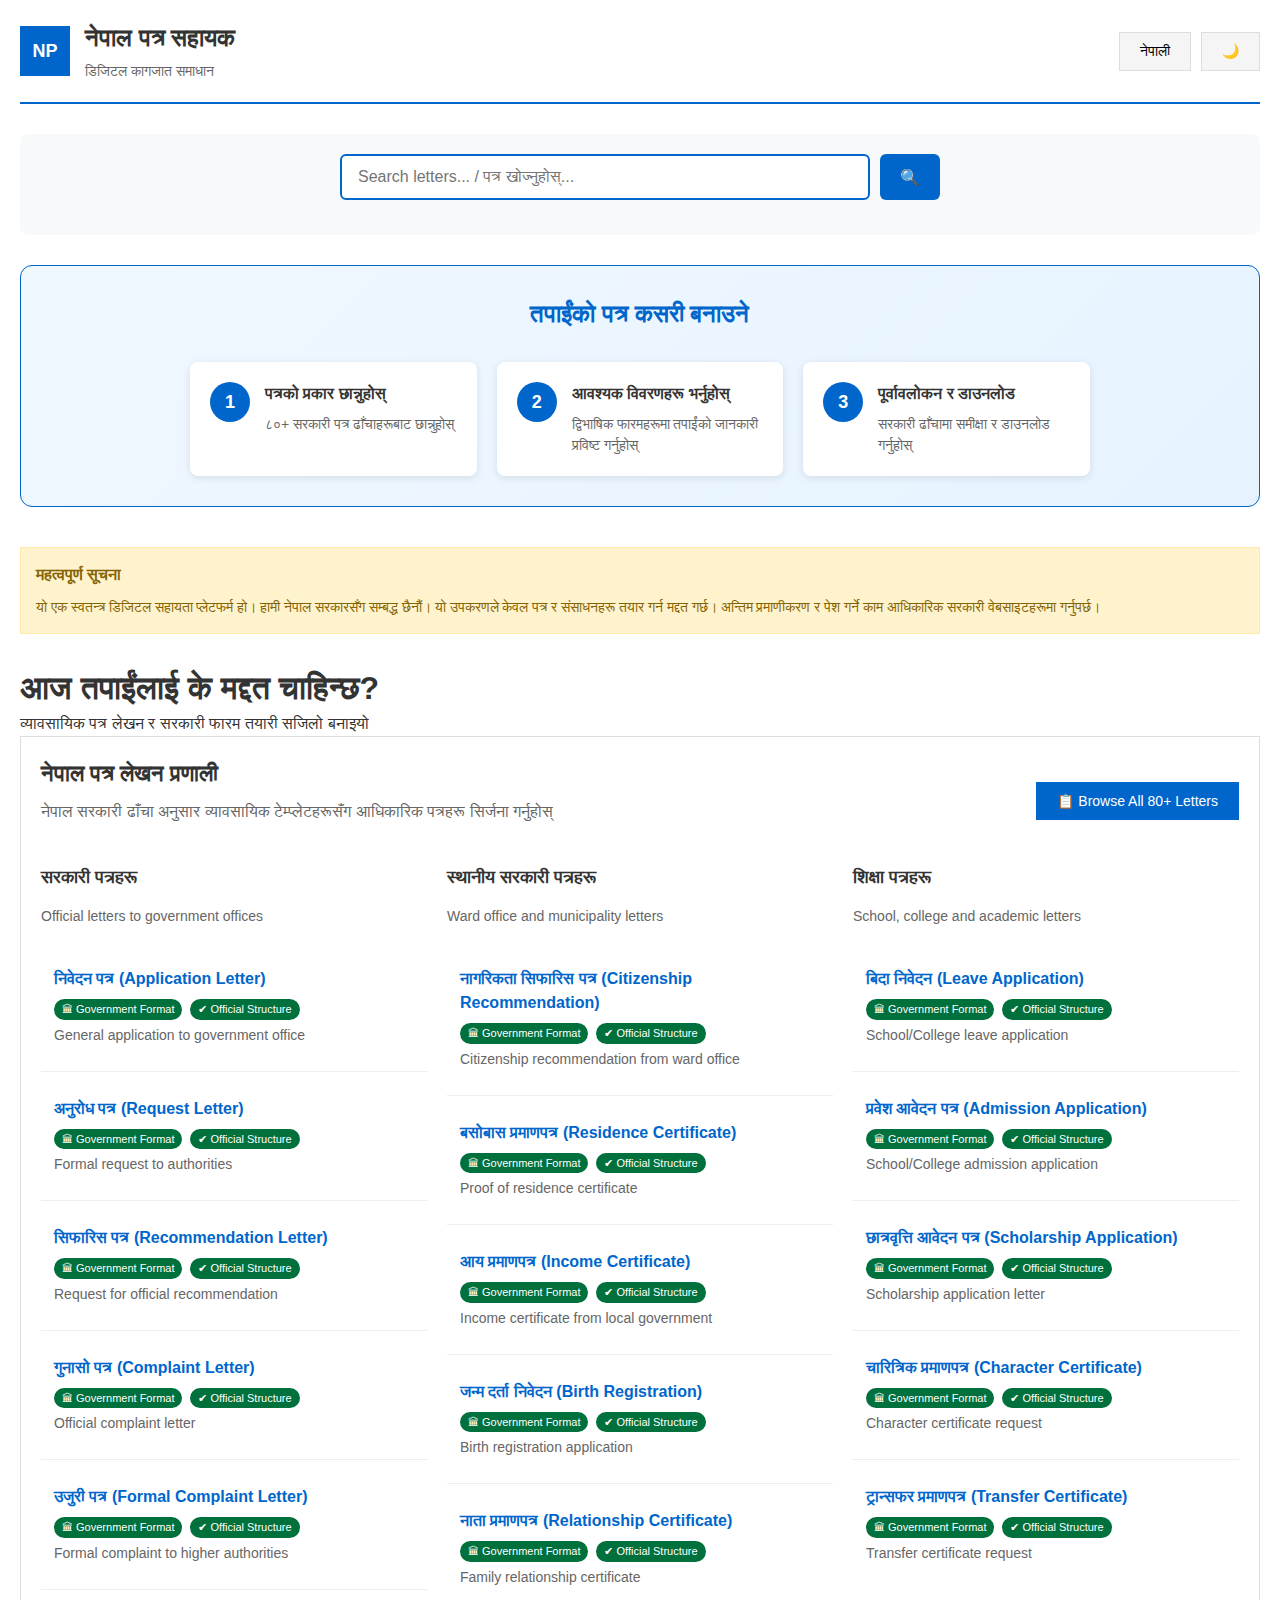
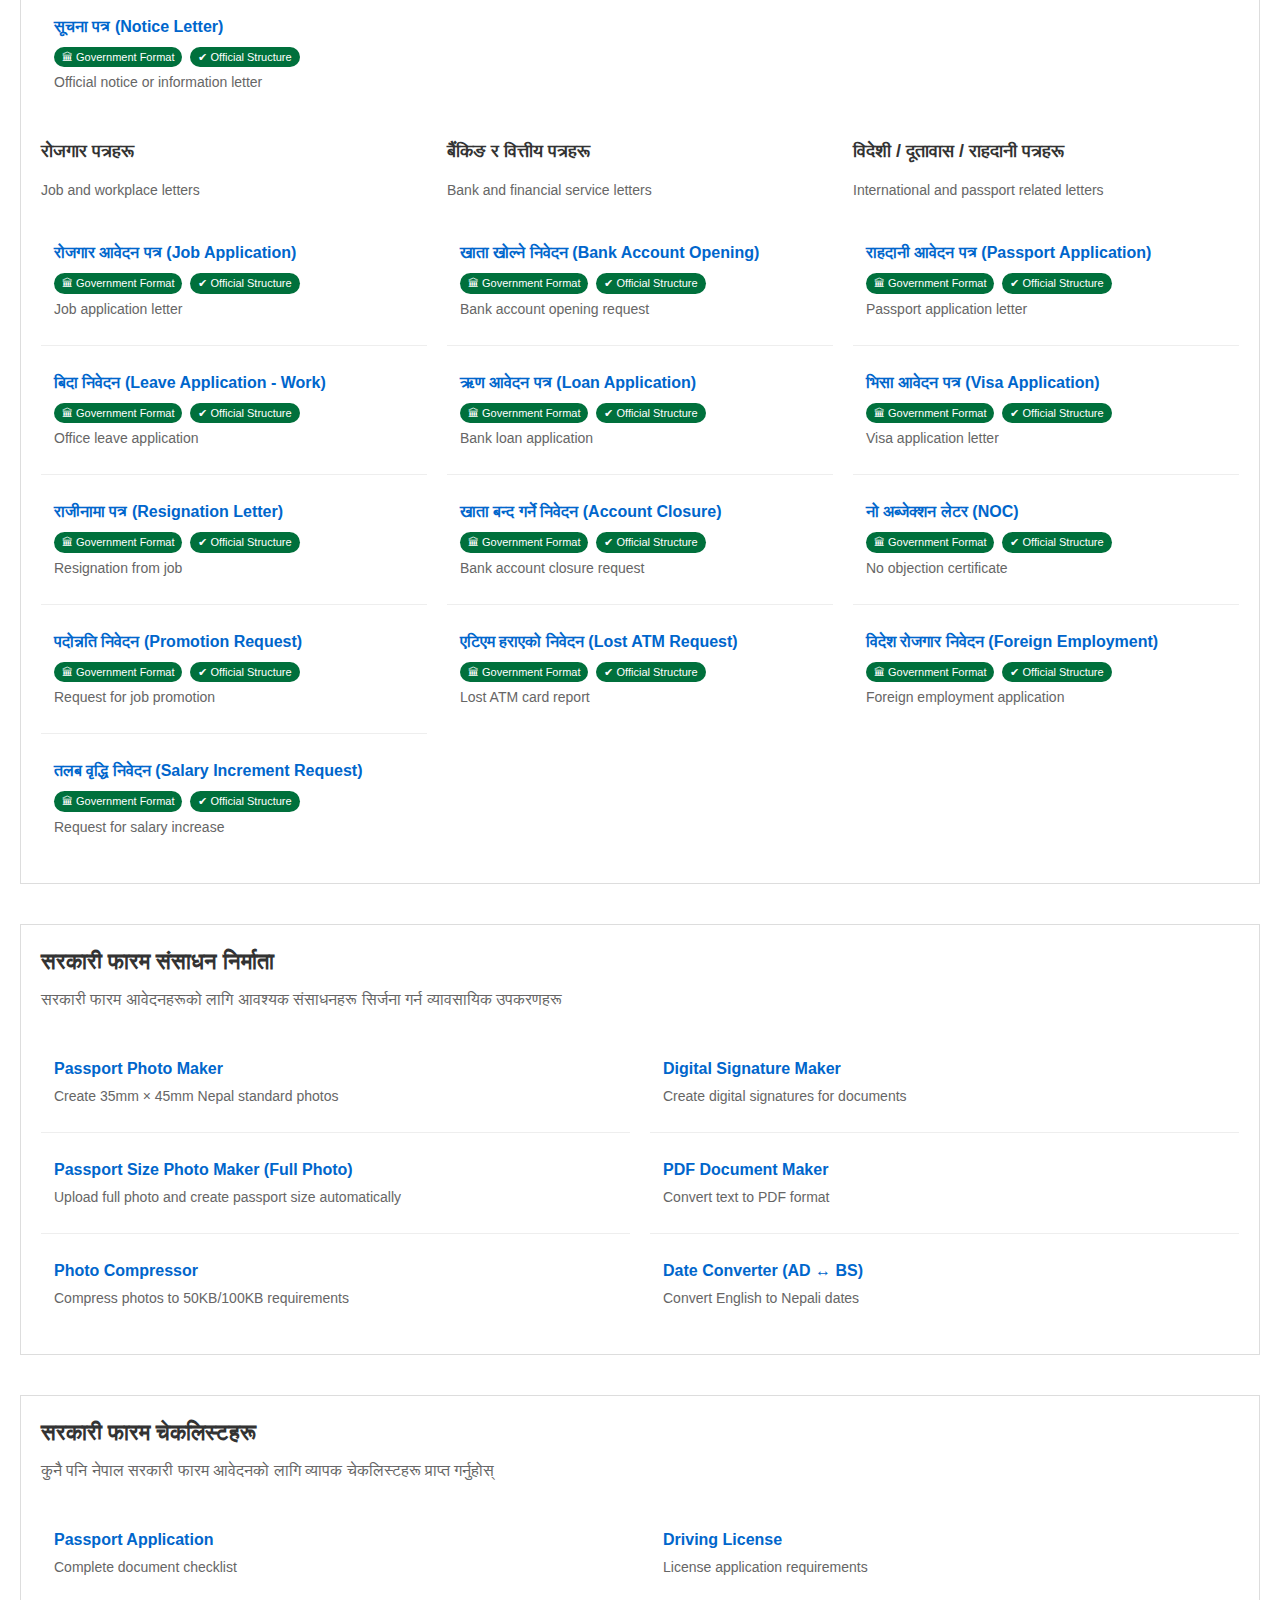
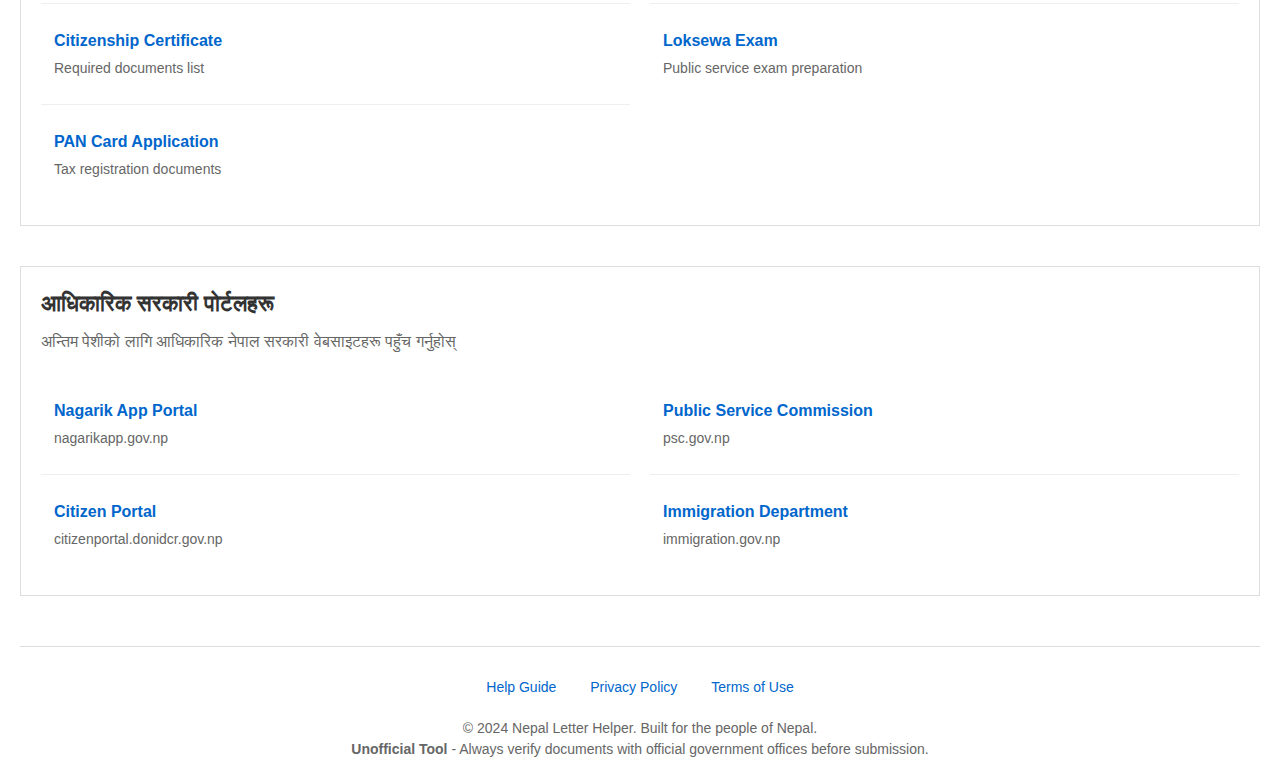
<file: index.html>
<!DOCTYPE html>
<html lang="en">
<head>
    <meta charset="UTF-8">
    <meta name="viewport" content="width=device-width, initial-scale=1.0">
    <title>Nepal Letter Helper - PWA</title>
    
    <!-- PWA Meta Tags -->
    <meta name="description" content="Professional Nepal government letter writing tool with 80+ letter formats. Create official letters offline!">
    <meta name="keywords" content="Nepal, letter, government, सरकारी पत्र, निवेदन, सिफारिस, offline, PWA">
    <meta name="author" content="Nepal Letter Helper">
    
    <!-- PWA Manifest -->
    <link rel="manifest" href="manifest.json">
    
    <!-- PWA Theme Colors -->
    <meta name="theme-color" content="#0066cc">
    <meta name="msapplication-TileColor" content="#0066cc">
    <meta name="msapplication-navbutton-color" content="#0066cc">
    <meta name="apple-mobile-web-app-status-bar-style" content="black-translucent">
    
    <!-- PWA Display -->
    <meta name="mobile-web-app-capable" content="yes">
    <meta name="apple-mobile-web-app-capable" content="yes">
    <meta name="apple-mobile-web-app-title" content="Nepal Letters">
    
    <!-- PWA Icons -->
    <link rel="icon" type="image/png" sizes="192x192" href="icon-192.png">
    <link rel="icon" type="image/png" sizes="512x512" href="icon-512.png">
    <link rel="apple-touch-icon" href="icon-192.png">
    <link rel="apple-touch-icon" sizes="192x192" href="icon-192.png">
    <link rel="apple-touch-icon" sizes="512x512" href="icon-512.png">
    
    <!-- Preload Critical Resources -->
    <link rel="preload" href="styles.css" as="style">
    <link rel="preload" href="script.js" as="script">
    
    <!-- Google Fonts for Nepali Typography -->
    <link rel="preconnect" href="https://fonts.googleapis.com">
    <link rel="preconnect" href="https://fonts.gstatic.com" crossorigin>
    <link href="https://fonts.googleapis.com/css2?family=Kalimati:wght@400;700&family=Noto+Sans+Devanagari:wght@400;500;700&display=swap" rel="stylesheet">
    <link rel="stylesheet" href="styles.css">
</head>
<body>
    <!-- Header -->
    <header class="header">
        <div class="logo">
            <div class="logo-icon">NP</div>
            <div class="logo-text">
                <h1 data-translate="Nepal Letter Helper">Nepal Letter Helper</h1>
                <p data-translate="Digital Document Solutions">Digital Document Solutions</p>
            </div>
        </div>
        
        <div class="header-buttons">
            <button id="langToggle" class="btn">नेपाली</button>
            <button id="darkToggle" class="btn">🌙</button>
        </div>
    </header>

    <!-- Global Search Bar -->
    <div class="search-section">
        <div class="search-container">
            <input type="text" id="globalSearch" class="search-input" placeholder="Search letters... / पत्र खोज्नुहोस्..." data-translate-placeholder="Search letters... / पत्र खोज्नुहोस्...">
            <button class="search-btn" onclick="app.performSearch()">🔍</button>
        </div>
        <div id="searchResults" class="search-results"></div>
    </div>

    <!-- 3-Step Process Guide -->
    <div class="process-guide">
        <h2 data-translate="How to Create Your Letter">How to Create Your Letter</h2>
        <div class="steps-container">
            <div class="step">
                <div class="step-number">1</div>
                <div class="step-content">
                    <h3 data-translate="Select Letter Type">Select Letter Type</h3>
                    <p data-translate="Choose from 16+ government letter formats">Choose from 16+ government letter formats</p>
                </div>
            </div>
            <div class="step">
                <div class="step-number">2</div>
                <div class="step-content">
                    <h3 data-translate="Fill Required Details">Fill Required Details</h3>
                    <p data-translate="Enter your information in bilingual forms">Enter your information in bilingual forms</p>
                </div>
            </div>
            <div class="step">
                <div class="step-number">3</div>
                <div class="step-content">
                    <h3 data-translate="Preview & Download">Preview & Download</h3>
                    <p data-translate="Review and download in government format">Review and download in government format</p>
                </div>
            </div>
        </div>
    </div>

    <!-- Warning -->
    <div class="warning">
        <h2 data-translate="IMPORTANT DISCLAIMER">IMPORTANT DISCLAIMER</h2>
        <p data-translate="This is an independent digital assistance platform. We are NOT affiliated with the Government of Nepal. This tool helps prepare letters and resources only. Final verification and submission must be done on official government websites.">
            This is an independent digital assistance platform. We are NOT affiliated with the Government of Nepal. This tool helps prepare letters and resources only. Final verification and submission must be done on official government websites.
        </p>
    </div>

    <!-- Main Content -->
    <main>
        <h1 data-translate="What do you need help with today?">What do you need help with today?</h1>
        <p data-translate="Professional letter writing and government form preparation made simple">Professional letter writing and government form preparation made simple</p>

        <!-- Letters Section -->
        <div class="section">
            <div style="display: flex; justify-content: space-between; align-items: center; margin-bottom: 20px;">
                <div>
                    <h2 data-translate="Nepal Letter Writing System">Nepal Letter Writing System</h2>
                    <p data-translate="Create official letters following Nepal government format with professional templates">Create official letters following Nepal government format with professional templates</p>
                </div>
                <button onclick="app.showAllLetterCategories()" class="btn btn-primary" style="white-space: nowrap;">
                    📋 Browse All 80+ Letters
                </button>
            </div>
            
            <div class="grid">
                <!-- Government Letters -->
                <div>
                    <h3 data-translate="Government Letters">Government Letters</h3>
                    <p style="font-size: 14px; color: #666; margin-bottom: 15px;">Official letters to government offices</p>
                    <ul class="service-list">
                        <li class="service-item">
                            <a href="#" class="service-link" data-letter-type="nibedan_patra">
                                <div class="letter-header">
                                    <span class="letter-title">निवेदन पत्र (Application Letter)</span>
                                    <div class="trust-indicators">
                                        <span class="trust-badge">🏛 Government Format</span>
                                        <span class="trust-badge">✔ Official Structure</span>
                                    </div>
                                </div>
                                <div class="service-description">General application to government office</div>
                            </a>
                        </li>
                        <li class="service-item">
                            <a href="#" class="service-link" data-letter-type="anurodh_patra">
                                <div class="letter-header">
                                    <span class="letter-title">अनुरोध पत्र (Request Letter)</span>
                                    <div class="trust-indicators">
                                        <span class="trust-badge">🏛 Government Format</span>
                                        <span class="trust-badge">✔ Official Structure</span>
                                    </div>
                                </div>
                                <div class="service-description">Formal request to authorities</div>
                            </a>
                        </li>
                        <li class="service-item">
                            <a href="#" class="service-link" data-letter-type="sifarish_patra">
                                <div class="letter-header">
                                    <span class="letter-title">सिफारिस पत्र (Recommendation Letter)</span>
                                    <div class="trust-indicators">
                                        <span class="trust-badge">🏛 Government Format</span>
                                        <span class="trust-badge">✔ Official Structure</span>
                                    </div>
                                </div>
                                <div class="service-description">Request for official recommendation</div>
                            </a>
                        </li>
                        <li class="service-item">
                            <a href="#" class="service-link" data-letter-type="gunaso_patra">
                                <div class="letter-header">
                                    <span class="letter-title">गुनासो पत्र (Complaint Letter)</span>
                                    <div class="trust-indicators">
                                        <span class="trust-badge">🏛 Government Format</span>
                                        <span class="trust-badge">✔ Official Structure</span>
                                    </div>
                                </div>
                                <div class="service-description">Official complaint letter</div>
                            </a>
                        </li>
                        <li class="service-item">
                            <a href="#" class="service-link" data-letter-type="ujuri_patra">
                                <div class="letter-header">
                                    <span class="letter-title">उजुरी पत्र (Formal Complaint Letter)</span>
                                    <div class="trust-indicators">
                                        <span class="trust-badge">🏛 Government Format</span>
                                        <span class="trust-badge">✔ Official Structure</span>
                                    </div>
                                </div>
                                <div class="service-description">Formal complaint to higher authorities</div>
                            </a>
                        </li>
                        <li class="service-item">
                            <a href="#" class="service-link" data-letter-type="suchana_patra">
                                <div class="letter-header">
                                    <span class="letter-title">सूचना पत्र (Notice Letter)</span>
                                    <div class="trust-indicators">
                                        <span class="trust-badge">🏛 Government Format</span>
                                        <span class="trust-badge">✔ Official Structure</span>
                                    </div>
                                </div>
                                <div class="service-description">Official notice or information letter</div>
                            </a>
                        </li>
                    </ul>
                </div>

                <!-- Local Government Letters -->
                <div>
                    <h3 data-translate="Local Government Letters">Local Government Letters</h3>
                    <p style="font-size: 14px; color: #666; margin-bottom: 15px;">Ward office and municipality letters</p>
                    <ul class="service-list">
                        <li class="service-item">
                            <a href="#" class="service-link" data-letter-type="nagarikta_sifarish">
                                <div class="letter-header">
                                    <span class="letter-title">नागरिकता सिफारिस पत्र (Citizenship Recommendation)</span>
                                    <div class="trust-indicators">
                                        <span class="trust-badge">🏛 Government Format</span>
                                        <span class="trust-badge">✔ Official Structure</span>
                                    </div>
                                </div>
                                <div class="service-description">Citizenship recommendation from ward office</div>
                            </a>
                        </li>
                        <li class="service-item">
                            <a href="#" class="service-link" data-letter-type="basaibas_praman">
                                <div class="letter-header">
                                    <span class="letter-title">बसोबास प्रमाणपत्र (Residence Certificate)</span>
                                    <div class="trust-indicators">
                                        <span class="trust-badge">🏛 Government Format</span>
                                        <span class="trust-badge">✔ Official Structure</span>
                                    </div>
                                </div>
                                <div class="service-description">Proof of residence certificate</div>
                            </a>
                        </li>
                        <li class="service-item">
                            <a href="#" class="service-link" data-letter-type="aaya_praman">
                                <div class="letter-header">
                                    <span class="letter-title">आय प्रमाणपत्र (Income Certificate)</span>
                                    <div class="trust-indicators">
                                        <span class="trust-badge">🏛 Government Format</span>
                                        <span class="trust-badge">✔ Official Structure</span>
                                    </div>
                                </div>
                                <div class="service-description">Income certificate from local government</div>
                            </a>
                        </li>
                        <li class="service-item">
                            <a href="#" class="service-link" data-letter-type="janma_darta">
                                <div class="letter-header">
                                    <span class="letter-title">जन्म दर्ता निवेदन (Birth Registration)</span>
                                    <div class="trust-indicators">
                                        <span class="trust-badge">🏛 Government Format</span>
                                        <span class="trust-badge">✔ Official Structure</span>
                                    </div>
                                </div>
                                <div class="service-description">Birth registration application</div>
                            </a>
                        </li>
                        <li class="service-item">
                            <a href="#" class="service-link" data-letter-type="nata_praman">
                                <div class="letter-header">
                                    <span class="letter-title">नाता प्रमाणपत्र (Relationship Certificate)</span>
                                    <div class="trust-indicators">
                                        <span class="trust-badge">🏛 Government Format</span>
                                        <span class="trust-badge">✔ Official Structure</span>
                                    </div>
                                </div>
                                <div class="service-description">Family relationship certificate</div>
                            </a>
                        </li>
                    </ul>
                </div>

                <!-- Education Letters -->
                <div>
                    <h3 data-translate="Education Letters">Education Letters</h3>
                    <p style="font-size: 14px; color: #666; margin-bottom: 15px;">School, college and academic letters</p>
                    <ul class="service-list">
                        <li class="service-item">
                            <a href="#" class="service-link" data-letter-type="bida_nibedan_school">
                                <div class="letter-header">
                                    <span class="letter-title">बिदा निवेदन (Leave Application)</span>
                                    <div class="trust-indicators">
                                        <span class="trust-badge">🏛 Government Format</span>
                                        <span class="trust-badge">✔ Official Structure</span>
                                    </div>
                                </div>
                                <div class="service-description">School/College leave application</div>
                            </a>
                        </li>
                        <li class="service-item">
                            <a href="#" class="service-link" data-letter-type="pravesh_avedan">
                                <div class="letter-header">
                                    <span class="letter-title">प्रवेश आवेदन पत्र (Admission Application)</span>
                                    <div class="trust-indicators">
                                        <span class="trust-badge">🏛 Government Format</span>
                                        <span class="trust-badge">✔ Official Structure</span>
                                    </div>
                                </div>
                                <div class="service-description">School/College admission application</div>
                            </a>
                        </li>
                        <li class="service-item">
                            <a href="#" class="service-link" data-letter-type="chhatrabritti_avedan">
                                <div class="letter-header">
                                    <span class="letter-title">छात्रवृत्ति आवेदन पत्र (Scholarship Application)</span>
                                    <div class="trust-indicators">
                                        <span class="trust-badge">🏛 Government Format</span>
                                        <span class="trust-badge">✔ Official Structure</span>
                                    </div>
                                </div>
                                <div class="service-description">Scholarship application letter</div>
                            </a>
                        </li>
                        <li class="service-item">
                            <a href="#" class="service-link" data-letter-type="charitrik_praman">
                                <div class="letter-header">
                                    <span class="letter-title">चारित्रिक प्रमाणपत्र (Character Certificate)</span>
                                    <div class="trust-indicators">
                                        <span class="trust-badge">🏛 Government Format</span>
                                        <span class="trust-badge">✔ Official Structure</span>
                                    </div>
                                </div>
                                <div class="service-description">Character certificate request</div>
                            </a>
                        </li>
                        <li class="service-item">
                            <a href="#" class="service-link" data-letter-type="transfer_praman">
                                <div class="letter-header">
                                    <span class="letter-title">ट्रान्सफर प्रमाणपत्र (Transfer Certificate)</span>
                                    <div class="trust-indicators">
                                        <span class="trust-badge">🏛 Government Format</span>
                                        <span class="trust-badge">✔ Official Structure</span>
                                    </div>
                                </div>
                                <div class="service-description">Transfer certificate request</div>
                            </a>
                        </li>
                    </ul>
                </div>

                <!-- Employment Letters -->
                <div>
                    <h3 data-translate="Employment Letters">Employment Letters</h3>
                    <p style="font-size: 14px; color: #666; margin-bottom: 15px;">Job and workplace letters</p>
                    <ul class="service-list">
                        <li class="service-item">
                            <a href="#" class="service-link" data-letter-type="rojgar_avedan">
                                <div class="letter-header">
                                    <span class="letter-title">रोजगार आवेदन पत्र (Job Application)</span>
                                    <div class="trust-indicators">
                                        <span class="trust-badge">🏛 Government Format</span>
                                        <span class="trust-badge">✔ Official Structure</span>
                                    </div>
                                </div>
                                <div class="service-description">Job application letter</div>
                            </a>
                        </li>
                        <li class="service-item">
                            <a href="#" class="service-link" data-letter-type="bida_nibedan_office">
                                <div class="letter-header">
                                    <span class="letter-title">बिदा निवेदन (Leave Application - Work)</span>
                                    <div class="trust-indicators">
                                        <span class="trust-badge">🏛 Government Format</span>
                                        <span class="trust-badge">✔ Official Structure</span>
                                    </div>
                                </div>
                                <div class="service-description">Office leave application</div>
                            </a>
                        </li>
                        <li class="service-item">
                            <a href="#" class="service-link" data-letter-type="rajinama_patra">
                                <div class="letter-header">
                                    <span class="letter-title">राजीनामा पत्र (Resignation Letter)</span>
                                    <div class="trust-indicators">
                                        <span class="trust-badge">🏛 Government Format</span>
                                        <span class="trust-badge">✔ Official Structure</span>
                                    </div>
                                </div>
                                <div class="service-description">Resignation from job</div>
                            </a>
                        </li>
                        <li class="service-item">
                            <a href="#" class="service-link" data-letter-type="padonnati_nibedan">
                                <div class="letter-header">
                                    <span class="letter-title">पदोन्नति निवेदन (Promotion Request)</span>
                                    <div class="trust-indicators">
                                        <span class="trust-badge">🏛 Government Format</span>
                                        <span class="trust-badge">✔ Official Structure</span>
                                    </div>
                                </div>
                                <div class="service-description">Request for job promotion</div>
                            </a>
                        </li>
                        <li class="service-item">
                            <a href="#" class="service-link" data-letter-type="talab_bridhi_nibedan">
                                <div class="letter-header">
                                    <span class="letter-title">तलब वृद्धि निवेदन (Salary Increment Request)</span>
                                    <div class="trust-indicators">
                                        <span class="trust-badge">🏛 Government Format</span>
                                        <span class="trust-badge">✔ Official Structure</span>
                                    </div>
                                </div>
                                <div class="service-description">Request for salary increase</div>
                            </a>
                        </li>
                    </ul>
                </div>

                <!-- Banking & Financial Letters -->
                <div>
                    <h3 data-translate="Banking & Financial Letters">Banking & Financial Letters</h3>
                    <p style="font-size: 14px; color: #666; margin-bottom: 15px;">Bank and financial service letters</p>
                    <ul class="service-list">
                        <li class="service-item">
                            <a href="#" class="service-link" data-letter-type="khata_kholne">
                                <div class="letter-header">
                                    <span class="letter-title">खाता खोल्ने निवेदन (Bank Account Opening)</span>
                                    <div class="trust-indicators">
                                        <span class="trust-badge">🏛 Government Format</span>
                                        <span class="trust-badge">✔ Official Structure</span>
                                    </div>
                                </div>
                                <div class="service-description">Bank account opening request</div>
                            </a>
                        </li>
                        <li class="service-item">
                            <a href="#" class="service-link" data-letter-type="rin_avedan">
                                <div class="letter-header">
                                    <span class="letter-title">ऋण आवेदन पत्र (Loan Application)</span>
                                    <div class="trust-indicators">
                                        <span class="trust-badge">🏛 Government Format</span>
                                        <span class="trust-badge">✔ Official Structure</span>
                                    </div>
                                </div>
                                <div class="service-description">Bank loan application</div>
                            </a>
                        </li>
                        <li class="service-item">
                            <a href="#" class="service-link" data-letter-type="khata_banda_garne">
                                <div class="letter-header">
                                    <span class="letter-title">खाता बन्द गर्ने निवेदन (Account Closure)</span>
                                    <div class="trust-indicators">
                                        <span class="trust-badge">🏛 Government Format</span>
                                        <span class="trust-badge">✔ Official Structure</span>
                                    </div>
                                </div>
                                <div class="service-description">Bank account closure request</div>
                            </a>
                        </li>
                        <li class="service-item">
                            <a href="#" class="service-link" data-letter-type="atm_haraeko">
                                <div class="letter-header">
                                    <span class="letter-title">एटिएम हराएको निवेदन (Lost ATM Request)</span>
                                    <div class="trust-indicators">
                                        <span class="trust-badge">🏛 Government Format</span>
                                        <span class="trust-badge">✔ Official Structure</span>
                                    </div>
                                </div>
                                <div class="service-description">Lost ATM card report</div>
                            </a>
                        </li>
                    </ul>
                </div>

                <!-- Foreign / Embassy / Passport Letters -->
                <div>
                    <h3 data-translate="Foreign / Embassy / Passport Letters">Foreign / Embassy / Passport Letters</h3>
                    <p style="font-size: 14px; color: #666; margin-bottom: 15px;">International and passport related letters</p>
                    <ul class="service-list">
                        <li class="service-item">
                            <a href="#" class="service-link" data-letter-type="rahdani_avedan">
                                <div class="letter-header">
                                    <span class="letter-title">राहदानी आवेदन पत्र (Passport Application)</span>
                                    <div class="trust-indicators">
                                        <span class="trust-badge">🏛 Government Format</span>
                                        <span class="trust-badge">✔ Official Structure</span>
                                    </div>
                                </div>
                                <div class="service-description">Passport application letter</div>
                            </a>
                        </li>
                        <li class="service-item">
                            <a href="#" class="service-link" data-letter-type="visa_avedan">
                                <div class="letter-header">
                                    <span class="letter-title">भिसा आवेदन पत्र (Visa Application)</span>
                                    <div class="trust-indicators">
                                        <span class="trust-badge">🏛 Government Format</span>
                                        <span class="trust-badge">✔ Official Structure</span>
                                    </div>
                                </div>
                                <div class="service-description">Visa application letter</div>
                            </a>
                        </li>
                        <li class="service-item">
                            <a href="#" class="service-link" data-letter-type="noc_letter">
                                <div class="letter-header">
                                    <span class="letter-title">नो अब्जेक्शन लेटर (NOC)</span>
                                    <div class="trust-indicators">
                                        <span class="trust-badge">🏛 Government Format</span>
                                        <span class="trust-badge">✔ Official Structure</span>
                                    </div>
                                </div>
                                <div class="service-description">No objection certificate</div>
                            </a>
                        </li>
                        <li class="service-item">
                            <a href="#" class="service-link" data-letter-type="bidesh_rojgar_nibedan">
                                <div class="letter-header">
                                    <span class="letter-title">विदेश रोजगार निवेदन (Foreign Employment)</span>
                                    <div class="trust-indicators">
                                        <span class="trust-badge">🏛 Government Format</span>
                                        <span class="trust-badge">✔ Official Structure</span>
                                    </div>
                                </div>
                                <div class="service-description">Foreign employment application</div>
                            </a>
                        </li>
                    </ul>
                </div>
            </div>
        </div>

        <!-- Tools Section -->
        <div class="section">
            <h2 data-translate="Government Form Resource Builder">Government Form Resource Builder</h2>
            <p data-translate="Professional tools to create required resources for government form applications">Professional tools to create required resources for government form applications</p>
            
            <div class="grid">
                <div>
                    <ul class="service-list">
                        <li class="service-item">
                            <a href="#" class="service-link" data-tool-type="passport-photo">
                                Passport Photo Maker
                                <div class="service-description">Create 35mm × 45mm Nepal standard photos</div>
                            </a>
                        </li>
                        <li class="service-item">
                            <a href="#" class="service-link" data-tool-type="passport-full-photo">
                                Passport Size Photo Maker (Full Photo)
                                <div class="service-description">Upload full photo and create passport size automatically</div>
                            </a>
                        </li>
                        <li class="service-item">
                            <a href="#" class="service-link" data-tool-type="photo-compressor">
                                Photo Compressor
                                <div class="service-description">Compress photos to 50KB/100KB requirements</div>
                            </a>
                        </li>
                    </ul>
                </div>
                <div>
                    <ul class="service-list">
                        <li class="service-item">
                            <a href="#" class="service-link" data-tool-type="signature-maker">
                                Digital Signature Maker
                                <div class="service-description">Create digital signatures for documents</div>
                            </a>
                        </li>
                        <li class="service-item">
                            <a href="#" class="service-link" data-tool-type="pdf-maker">
                                PDF Document Maker
                                <div class="service-description">Convert text to PDF format</div>
                            </a>
                        </li>
                        <li class="service-item">
                            <a href="#" class="service-link" data-tool-type="date-converter">
                                Date Converter (AD ↔ BS)
                                <div class="service-description">Convert English to Nepali dates</div>
                            </a>
                        </li>
                    </ul>
                </div>
            </div>
        </div>

        <!-- Checklists Section -->
        <div class="section">
            <h2 data-translate="Government Form Checklists">Government Form Checklists</h2>
            <p data-translate="Get comprehensive checklists for any Nepal government form application">Get comprehensive checklists for any Nepal government form application</p>
            
            <div class="grid">
                <div>
                    <ul class="service-list">
                        <li class="service-item">
                            <a href="#" class="service-link" data-checklist-type="passport">
                                Passport Application
                                <div class="service-description">Complete document checklist</div>
                            </a>
                        </li>
                        <li class="service-item">
                            <a href="#" class="service-link" data-checklist-type="citizenship">
                                Citizenship Certificate
                                <div class="service-description">Required documents list</div>
                            </a>
                        </li>
                        <li class="service-item">
                            <a href="#" class="service-link" data-checklist-type="pan">
                                PAN Card Application
                                <div class="service-description">Tax registration documents</div>
                            </a>
                        </li>
                    </ul>
                </div>
                <div>
                    <ul class="service-list">
                        <li class="service-item">
                            <a href="#" class="service-link" data-checklist-type="license">
                                Driving License
                                <div class="service-description">License application requirements</div>
                            </a>
                        </li>
                        <li class="service-item">
                            <a href="#" class="service-link" data-checklist-type="loksewa">
                                Loksewa Exam
                                <div class="service-description">Public service exam preparation</div>
                            </a>
                        </li>
                    </ul>
                </div>
            </div>
        </div>

        <!-- Official Portals Section -->
        <div class="section">
            <h2 data-translate="Official Government Portals">Official Government Portals</h2>
            <p data-translate="Access official Nepal government websites for final submission">Access official Nepal government websites for final submission</p>
            
            <div class="grid">
                <div>
                    <ul class="service-list">
                        <li class="service-item">
                            <a href="https://nagarikapp.gov.np" target="_blank" class="service-link">
                                Nagarik App Portal
                                <div class="service-description">nagarikapp.gov.np</div>
                            </a>
                        </li>
                        <li class="service-item">
                            <a href="https://citizenportal.donidcr.gov.np" target="_blank" class="service-link">
                                Citizen Portal
                                <div class="service-description">citizenportal.donidcr.gov.np</div>
                            </a>
                        </li>
                    </ul>
                </div>
                <div>
                    <ul class="service-list">
                        <li class="service-item">
                            <a href="https://psc.gov.np" target="_blank" class="service-link">
                                Public Service Commission
                                <div class="service-description">psc.gov.np</div>
                            </a>
                        </li>
                        <li class="service-item">
                            <a href="https://www.immigration.gov.np" target="_blank" class="service-link">
                                Immigration Department
                                <div class="service-description">immigration.gov.np</div>
                            </a>
                        </li>
                    </ul>
                </div>
            </div>
        </div>
    </main>

    <!-- Mobile Sticky Create Letter Button -->
    <div class="mobile-sticky-btn">
        <button class="sticky-create-btn" onclick="app.showAllLetterCategories()">
            <span data-translate="Browse All Letters">Browse All Letters</span>
            📋
        </button>
    </div>

    <!-- Footer -->
    <footer class="footer">
        <div class="footer-links">
            <a href="#" onclick="app.showHelp()">Help Guide</a>
            <a href="#">Privacy Policy</a>
            <a href="#">Terms of Use</a>
        </div>
        <p>© 2024 Nepal Letter Helper. Built for the people of Nepal.</p>
        <p><strong>Unofficial Tool</strong> - Always verify documents with official government offices before submission.</p>
    </footer>

    <!-- Modal -->
    <div id="modal" class="modal">
        <div class="modal-content">
            <div class="modal-header">
                <h2 id="modalTitle" class="modal-title"></h2>
                <button class="modal-close" onclick="app.closeModal()">×</button>
            </div>
            <div id="modalBody" class="modal-body"></div>
        </div>
    </div>

    <script src="script.js"></script>
    
    <!-- PWA Service Worker Registration -->
    <script>
        // Debug: Log all PWA events
        console.log('🚀 Nepal Letter Helper PWA Loading...');
        
        // Register Service Worker for PWA functionality
        if ('serviceWorker' in navigator) {
            window.addEventListener('load', () => {
                console.log('📱 Registering Service Worker...');
                navigator.serviceWorker.register('/nepal-letter-helper/sw.js')
                    .then((registration) => {
                        console.log('✅ Service Worker registered successfully:', registration.scope);
                        
                        // Check for updates
                        registration.addEventListener('updatefound', () => {
                            const newWorker = registration.installing;
                            newWorker.addEventListener('statechange', () => {
                                if (newWorker.state === 'installed' && navigator.serviceWorker.controller) {
                                    // New version available
                                    showUpdateNotification();
                                }
                            });
                        });
                    })
                    .catch((error) => {
                        console.log('❌ Service Worker registration failed:', error);
                    });
            });
        } else {
            console.log('❌ Service Worker not supported');
        }
        
        // PWA Install Prompt
        let deferredPrompt;
        let installButton;
        
        window.addEventListener('beforeinstallprompt', (e) => {
            console.log('💡 PWA install prompt available');
            e.preventDefault();
            deferredPrompt = e;
            showInstallButton();
        });
        
        // Show install button
        function showInstallButton() {
            if (!installButton) {
                installButton = document.createElement('button');
                installButton.innerHTML = '📱 Install App / एप इन्स्टल गर्नुहोस्';
                installButton.className = 'btn btn-primary install-btn';
                installButton.style.cssText = `
                    position: fixed;
                    bottom: 20px;
                    left: 20px;
                    z-index: 1000;
                    padding: 12px 20px;
                    border-radius: 25px;
                    box-shadow: 0 4px 12px rgba(0, 102, 204, 0.3);
                    animation: pulse 2s infinite;
                `;
                
                installButton.addEventListener('click', installPWA);
                document.body.appendChild(installButton);
                
                // Add pulse animation
                const style = document.createElement('style');
                style.textContent = `
                    @keyframes pulse {
                        0% { transform: scale(1); }
                        50% { transform: scale(1.05); }
                        100% { transform: scale(1); }
                    }
                `;
                document.head.appendChild(style);
            }
        }
        
        // Install PWA
        async function installPWA() {
            if (deferredPrompt) {
                deferredPrompt.prompt();
                const { outcome } = await deferredPrompt.userChoice;
                
                if (outcome === 'accepted') {
                    console.log('✅ PWA installed successfully');
                    hideInstallButton();
                } else {
                    console.log('❌ PWA installation declined');
                }
                
                deferredPrompt = null;
            }
        }
        
        // Hide install button
        function hideInstallButton() {
            if (installButton) {
                installButton.remove();
                installButton = null;
            }
        }
        
        // Show update notification
        function showUpdateNotification() {
            const notification = document.createElement('div');
            notification.innerHTML = `
                <div style="position: fixed; top: 20px; right: 20px; background: #0066cc; color: white; padding: 15px 20px; border-radius: 8px; z-index: 1001; box-shadow: 0 4px 12px rgba(0,0,0,0.3);">
                    <div style="margin-bottom: 10px;">🔄 New version available!</div>
                    <div style="margin-bottom: 10px; font-size: 14px;">नयाँ संस्करण उपलब्ध छ!</div>
                    <button onclick="window.location.reload()" style="background: white; color: #0066cc; border: none; padding: 8px 15px; border-radius: 4px; cursor: pointer; margin-right: 10px;">Update / अपडेट गर्नुहोस्</button>
                    <button onclick="this.parentElement.parentElement.remove()" style="background: transparent; color: white; border: 1px solid white; padding: 8px 15px; border-radius: 4px; cursor: pointer;">Later / पछि</button>
                </div>
            `;
            document.body.appendChild(notification);
            
            // Auto-hide after 10 seconds
            setTimeout(() => {
                if (notification.parentElement) {
                    notification.remove();
                }
            }, 10000);
        }
        
        // Handle app installed event
        window.addEventListener('appinstalled', (evt) => {
            console.log('✅ PWA was installed successfully');
            hideInstallButton();
            
            // Show success message
            if (window.app && window.app.openModal) {
                window.app.openModal('🎉 App Installed Successfully!', `
                    <div style="text-align: center; padding: 20px;">
                        <div style="font-size: 60px; margin-bottom: 20px;">📱</div>
                        <h3 style="color: #0066cc; margin-bottom: 15px;">Nepal Letter Helper Installed!</h3>
                        <p style="margin-bottom: 15px;">नेपाल पत्र सहायक सफलतापूर्वक इन्स्टल भयो!</p>
                        <div style="background: #f0f8ff; padding: 15px; border-radius: 8px; margin: 20px 0;">
                            <h4 style="color: #0066cc; margin-bottom: 10px;">✅ Now you can:</h4>
                            <ul style="text-align: left; margin-left: 20px;">
                                <li>Access from home screen</li>
                                <li>Work completely offline</li>
                                <li>Faster loading times</li>
                                <li>Native app experience</li>
                            </ul>
                        </div>
                        <button onclick="app.closeModal()" class="btn btn-primary">Start Using / प्रयोग सुरु गर्नुहोस्</button>
                    </div>
                `);
            }
        });
        
        // Offline/Online status handling
        window.addEventListener('online', () => {
            console.log('🌐 Back online');
            showConnectionStatus('Online', '🌐 Connected / जडान भयो', '#4CAF50');
        });
        
        window.addEventListener('offline', () => {
            console.log('📱 Gone offline');
            showConnectionStatus('Offline', '📱 Offline Mode / अफलाइन मोड', '#FF9800');
        });
        
        // Show connection status
        function showConnectionStatus(status, message, color) {
            const statusDiv = document.createElement('div');
            statusDiv.innerHTML = `
                <div style="position: fixed; top: 20px; left: 50%; transform: translateX(-50%); background: ${color}; color: white; padding: 10px 20px; border-radius: 20px; z-index: 1002; font-size: 14px; box-shadow: 0 2px 8px rgba(0,0,0,0.3);">
                    ${message}
                </div>
            `;
            document.body.appendChild(statusDiv);
            
            // Auto-hide after 3 seconds
            setTimeout(() => {
                if (statusDiv.parentElement) {
                    statusDiv.remove();
                }
            }, 3000);
        }
    </script>
</body>
</html>
</file>
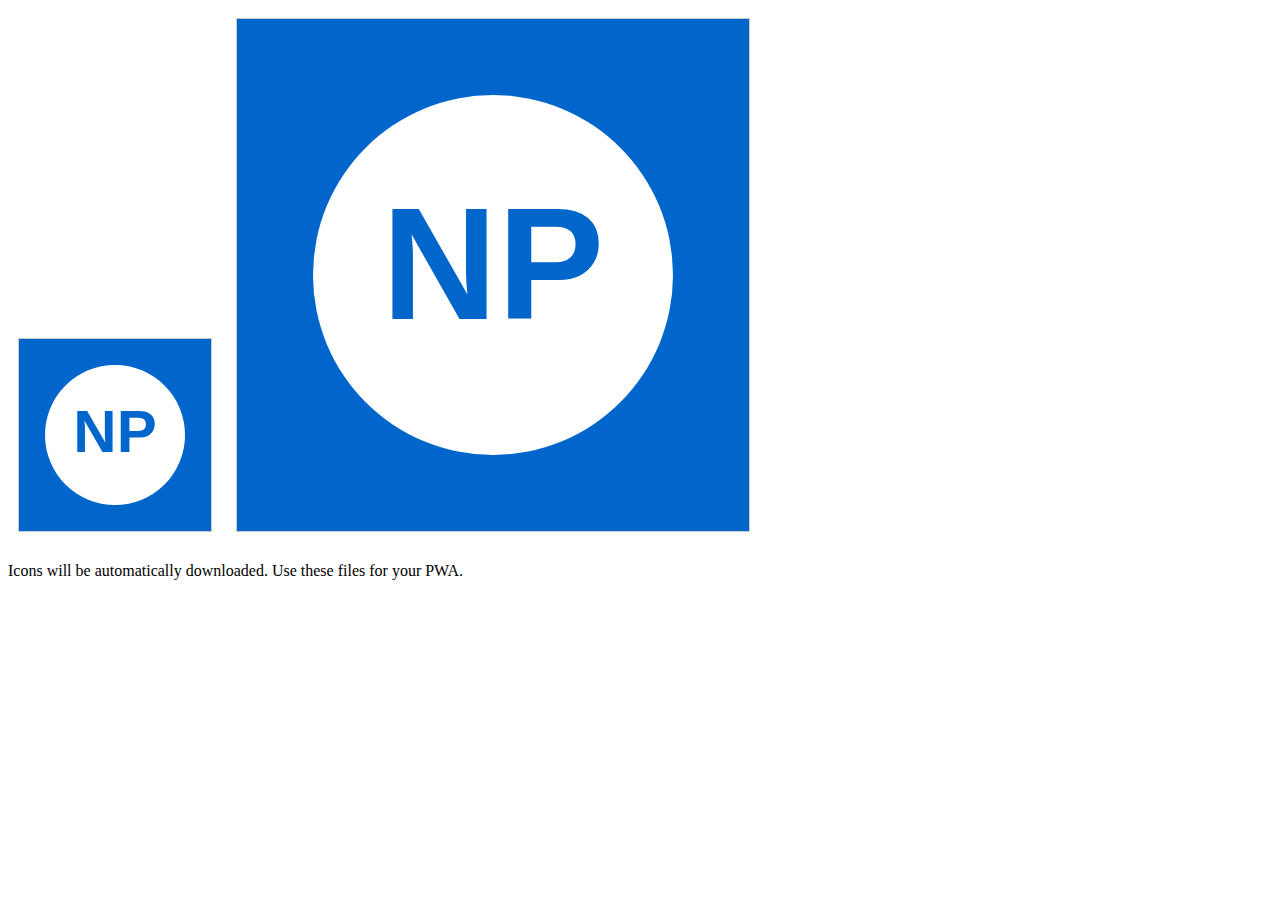
<file: create-icons.html>
<!DOCTYPE html>
<html>
<head>
    <title>Create PWA Icons</title>
</head>
<body>
    <canvas id="icon192" width="192" height="192" style="border: 1px solid #ccc; margin: 10px;"></canvas>
    <canvas id="icon512" width="512" height="512" style="border: 1px solid #ccc; margin: 10px;"></canvas>
    
    <script>
        // Create 192x192 icon
        const canvas192 = document.getElementById('icon192');
        const ctx192 = canvas192.getContext('2d');
        
        // Background
        ctx192.fillStyle = '#0066cc';
        ctx192.fillRect(0, 0, 192, 192);
        
        // White circle
        ctx192.fillStyle = '#ffffff';
        ctx192.beginPath();
        ctx192.arc(96, 96, 70, 0, 2 * Math.PI);
        ctx192.fill();
        
        // Text "NP"
        ctx192.fillStyle = '#0066cc';
        ctx192.font = 'bold 60px Arial';
        ctx192.textAlign = 'center';
        ctx192.textBaseline = 'middle';
        ctx192.fillText('NP', 96, 96);
        
        // Create 512x512 icon
        const canvas512 = document.getElementById('icon512');
        const ctx512 = canvas512.getContext('2d');
        
        // Background
        ctx512.fillStyle = '#0066cc';
        ctx512.fillRect(0, 0, 512, 512);
        
        // White circle
        ctx512.fillStyle = '#ffffff';
        ctx512.beginPath();
        ctx512.arc(256, 256, 180, 0, 2 * Math.PI);
        ctx512.fill();
        
        // Text "NP"
        ctx512.fillStyle = '#0066cc';
        ctx512.font = 'bold 160px Arial';
        ctx512.textAlign = 'center';
        ctx512.textBaseline = 'middle';
        ctx512.fillText('NP', 256, 256);
        
        // Download function
        function downloadIcon(canvas, filename) {
            const link = document.createElement('a');
            link.download = filename;
            link.href = canvas.toDataURL();
            link.click();
        }
        
        // Auto-download icons
        setTimeout(() => {
            downloadIcon(canvas192, 'icon-192.png');
            downloadIcon(canvas512, 'icon-512.png');
        }, 1000);
    </script>
    
    <p>Icons will be automatically downloaded. Use these files for your PWA.</p>
</body>
</html>
</file>
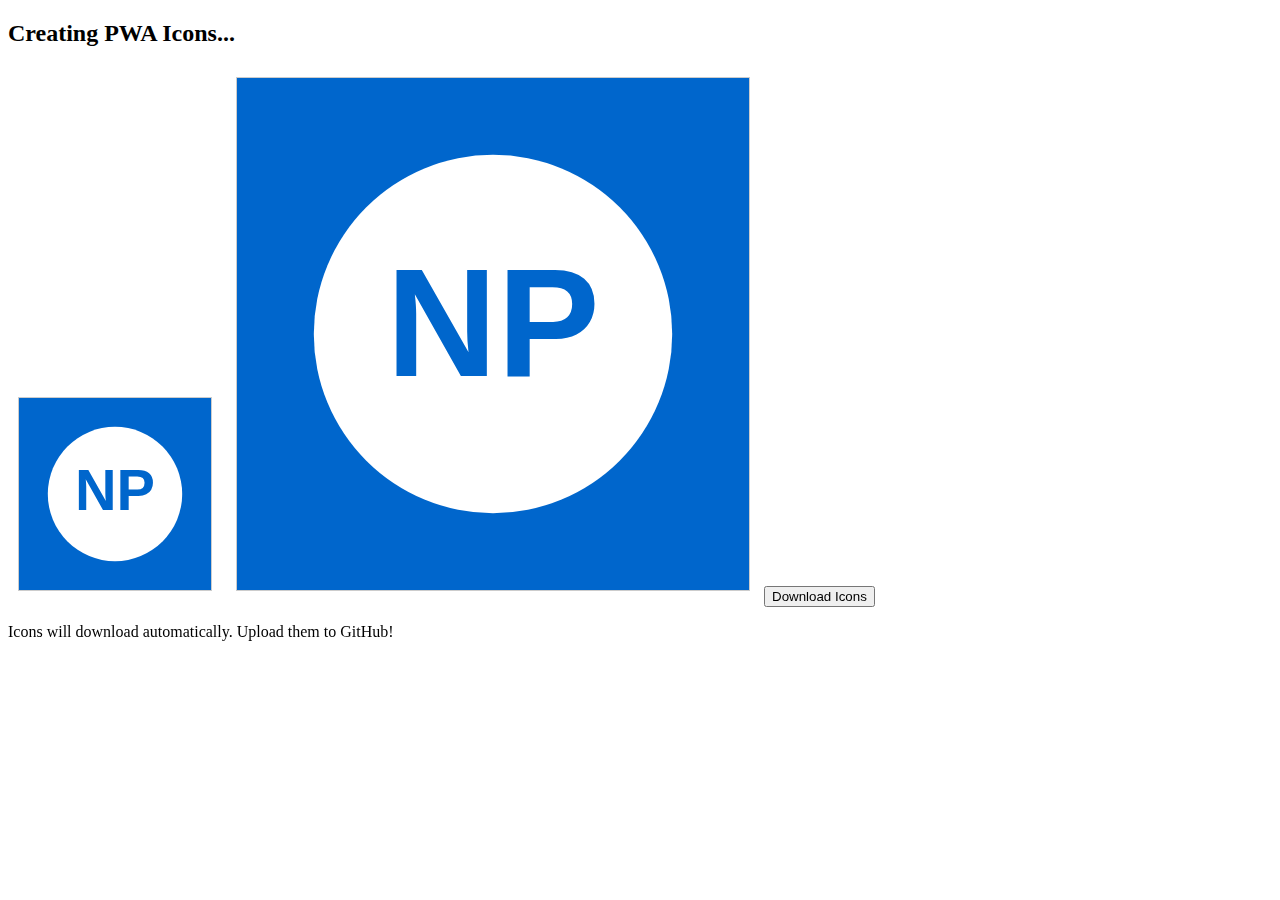
<file: create-simple-icons.html>
<!DOCTYPE html>
<html>
<head>
    <title>Create Nepal Letter Helper Icons</title>
</head>
<body>
    <h2>Creating PWA Icons...</h2>
    <canvas id="canvas192" width="192" height="192" style="border: 1px solid #ccc; margin: 10px;"></canvas>
    <canvas id="canvas512" width="512" height="512" style="border: 1px solid #ccc; margin: 10px;"></canvas>
    
    <button onclick="downloadIcons()">Download Icons</button>
    
    <script>
        // Create 192x192 icon
        function createIcon(canvas, size) {
            const ctx = canvas.getContext('2d');
            
            // Blue background
            ctx.fillStyle = '#0066cc';
            ctx.fillRect(0, 0, size, size);
            
            // White circle
            ctx.fillStyle = '#ffffff';
            ctx.beginPath();
            ctx.arc(size/2, size/2, size*0.35, 0, 2 * Math.PI);
            ctx.fill();
            
            // Blue "NP" text
            ctx.fillStyle = '#0066cc';
            ctx.font = `bold ${size*0.3}px Arial`;
            ctx.textAlign = 'center';
            ctx.textBaseline = 'middle';
            ctx.fillText('NP', size/2, size/2);
        }
        
        // Create both icons
        createIcon(document.getElementById('canvas192'), 192);
        createIcon(document.getElementById('canvas512'), 512);
        
        function downloadIcons() {
            // Download 192x192
            const canvas192 = document.getElementById('canvas192');
            const link192 = document.createElement('a');
            link192.download = 'icon-192.png';
            link192.href = canvas192.toDataURL();
            link192.click();
            
            // Download 512x512
            setTimeout(() => {
                const canvas512 = document.getElementById('canvas512');
                const link512 = document.createElement('a');
                link512.download = 'icon-512.png';
                link512.href = canvas512.toDataURL();
                link512.click();
            }, 1000);
        }
        
        // Auto-download after 2 seconds
        setTimeout(downloadIcons, 2000);
    </script>
    
    <p>Icons will download automatically. Upload them to GitHub!</p>
</body>
</html>
</file>
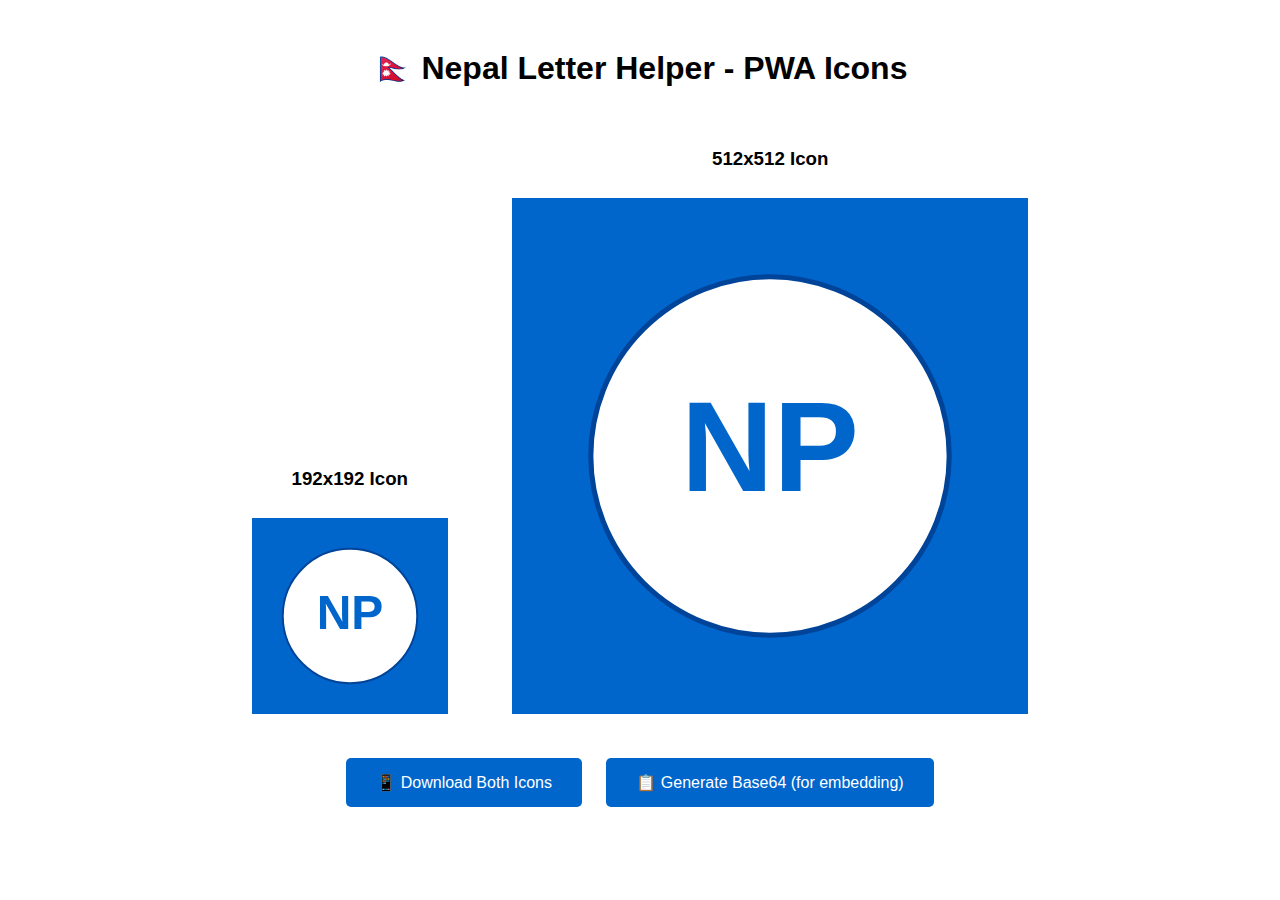
<file: generate-icons.html>
<!DOCTYPE html>
<html>
<head>
    <title>Generate Nepal Letter Helper Icons</title>
    <style>
        body { font-family: Arial, sans-serif; padding: 20px; text-align: center; }
        canvas { border: 2px solid #0066cc; margin: 10px; }
        button { background: #0066cc; color: white; padding: 15px 30px; border: none; border-radius: 5px; font-size: 16px; cursor: pointer; margin: 10px; }
        button:hover { background: #0052a3; }
        .icon-preview { display: inline-block; margin: 20px; }
    </style>
</head>
<body>
    <h1>🇳🇵 Nepal Letter Helper - PWA Icons</h1>
    
    <div class="icon-preview">
        <h3>192x192 Icon</h3>
        <canvas id="icon192" width="192" height="192"></canvas>
    </div>
    
    <div class="icon-preview">
        <h3>512x512 Icon</h3>
        <canvas id="icon512" width="512" height="512"></canvas>
    </div>
    
    <br>
    <button onclick="downloadAllIcons()">📱 Download Both Icons</button>
    <button onclick="generateBase64()">📋 Generate Base64 (for embedding)</button>
    
    <div id="base64Output" style="margin-top: 20px; padding: 20px; background: #f5f5f5; border-radius: 5px; display: none;">
        <h3>Base64 Data URLs:</h3>
        <textarea id="base64Text" style="width: 100%; height: 200px; font-family: monospace; font-size: 12px;"></textarea>
    </div>

    <script>
        function createIcon(canvasId, size) {
            const canvas = document.getElementById(canvasId);
            const ctx = canvas.getContext('2d');
            
            // Clear canvas
            ctx.clearRect(0, 0, size, size);
            
            // Blue background
            ctx.fillStyle = '#0066cc';
            ctx.fillRect(0, 0, size, size);
            
            // White circle (professional look)
            const centerX = size / 2;
            const centerY = size / 2;
            const radius = size * 0.35;
            
            ctx.fillStyle = '#ffffff';
            ctx.beginPath();
            ctx.arc(centerX, centerY, radius, 0, 2 * Math.PI);
            ctx.fill();
            
            // Blue "NP" text
            ctx.fillStyle = '#0066cc';
            ctx.font = `bold ${size * 0.25}px Arial`;
            ctx.textAlign = 'center';
            ctx.textBaseline = 'middle';
            ctx.fillText('NP', centerX, centerY);
            
            // Add subtle border for better visibility
            ctx.strokeStyle = '#004499';
            ctx.lineWidth = size * 0.01;
            ctx.beginPath();
            ctx.arc(centerX, centerY, radius, 0, 2 * Math.PI);
            ctx.stroke();
        }
        
        function downloadIcon(canvasId, filename) {
            const canvas = document.getElementById(canvasId);
            const link = document.createElement('a');
            link.download = filename;
            link.href = canvas.toDataURL('image/png');
            link.click();
        }
        
        function downloadAllIcons() {
            downloadIcon('icon192', 'icon-192.png');
            setTimeout(() => {
                downloadIcon('icon512', 'icon-512.png');
            }, 500);
            
            alert('✅ Icons downloaded! Upload them to your GitHub repository.');
        }
        
        function generateBase64() {
            const canvas192 = document.getElementById('icon192');
            const canvas512 = document.getElementById('icon512');
            
            const base64_192 = canvas192.toDataURL('image/png');
            const base64_512 = canvas512.toDataURL('image/png');
            
            const output = `192x192 Icon:\n${base64_192}\n\n512x512 Icon:\n${base64_512}`;
            
            document.getElementById('base64Text').value = output;
            document.getElementById('base64Output').style.display = 'block';
        }
        
        // Generate icons on page load
        window.onload = function() {
            createIcon('icon192', 192);
            createIcon('icon512', 512);
        };
    </script>
</body>
</html>
</file>
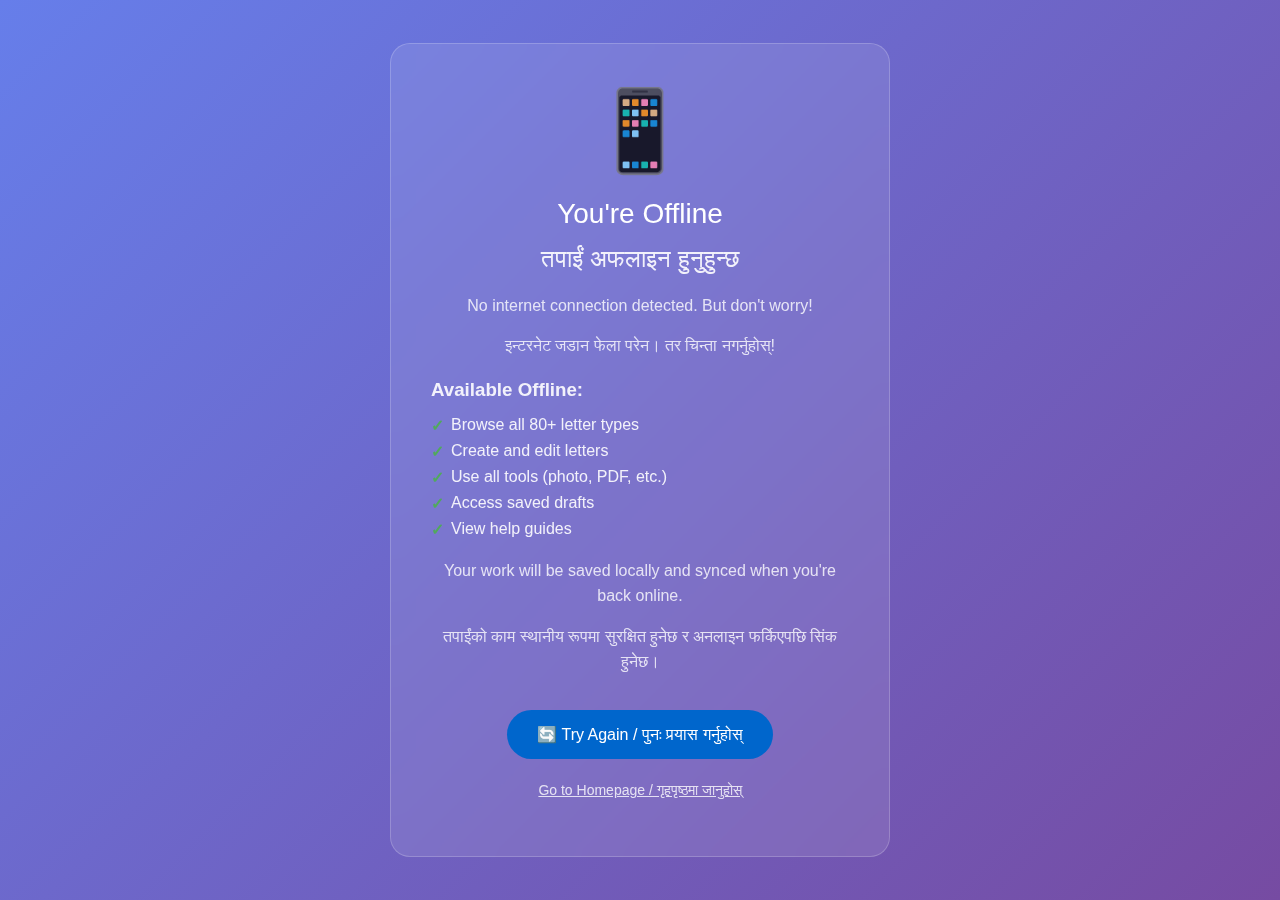
<file: offline.html>
<!DOCTYPE html>
<html lang="en">
<head>
    <meta charset="UTF-8">
    <meta name="viewport" content="width=device-width, initial-scale=1.0">
    <title>Offline - Nepal Letter Helper</title>
    <style>
        * {
            margin: 0;
            padding: 0;
            box-sizing: border-box;
        }
        
        body {
            font-family: Arial, sans-serif;
            background: linear-gradient(135deg, #667eea 0%, #764ba2 100%);
            min-height: 100vh;
            display: flex;
            align-items: center;
            justify-content: center;
            color: white;
            text-align: center;
            padding: 20px;
        }
        
        .offline-container {
            max-width: 500px;
            background: rgba(255, 255, 255, 0.1);
            backdrop-filter: blur(10px);
            border-radius: 20px;
            padding: 40px;
            border: 1px solid rgba(255, 255, 255, 0.2);
        }
        
        .offline-icon {
            font-size: 80px;
            margin-bottom: 20px;
            opacity: 0.8;
        }
        
        h1 {
            font-size: 28px;
            margin-bottom: 15px;
            font-weight: 300;
        }
        
        .nepali-title {
            font-size: 24px;
            margin-bottom: 20px;
            opacity: 0.9;
        }
        
        p {
            font-size: 16px;
            line-height: 1.6;
            margin-bottom: 15px;
            opacity: 0.8;
        }
        
        .retry-btn {
            background: #0066cc;
            color: white;
            border: none;
            padding: 15px 30px;
            border-radius: 50px;
            font-size: 16px;
            cursor: pointer;
            margin-top: 20px;
            transition: all 0.3s ease;
        }
        
        .retry-btn:hover {
            background: #0052a3;
            transform: translateY(-2px);
        }
        
        .features-list {
            text-align: left;
            margin: 20px 0;
            opacity: 0.9;
        }
        
        .features-list li {
            margin: 8px 0;
            padding-left: 20px;
            position: relative;
        }
        
        .features-list li:before {
            content: "✓";
            position: absolute;
            left: 0;
            color: #4CAF50;
            font-weight: bold;
        }
    </style>
</head>
<body>
    <div class="offline-container">
        <div class="offline-icon">📱</div>
        <h1>You're Offline</h1>
        <div class="nepali-title">तपाईं अफलाइन हुनुहुन्छ</div>
        
        <p>No internet connection detected. But don't worry!</p>
        <p>इन्टरनेट जडान फेला परेन। तर चिन्ता नगर्नुहोस्!</p>
        
        <div class="features-list">
            <h3 style="margin-bottom: 15px;">Available Offline:</h3>
            <ul style="list-style: none;">
                <li>Browse all 80+ letter types</li>
                <li>Create and edit letters</li>
                <li>Use all tools (photo, PDF, etc.)</li>
                <li>Access saved drafts</li>
                <li>View help guides</li>
            </ul>
        </div>
        
        <p>Your work will be saved locally and synced when you're back online.</p>
        <p>तपाईंको काम स्थानीय रूपमा सुरक्षित हुनेछ र अनलाइन फर्किएपछि सिंक हुनेछ।</p>
        
        <button class="retry-btn" onclick="window.location.reload()">
            🔄 Try Again / पुनः प्रयास गर्नुहोस्
        </button>
        
        <p style="margin-top: 20px; font-size: 14px;">
            <a href="/nepal-letter-helper/" style="color: white; text-decoration: underline;">
                Go to Homepage / गृहपृष्ठमा जानुहोस्
            </a>
        </p>
    </div>
</body>
</html>
</file>
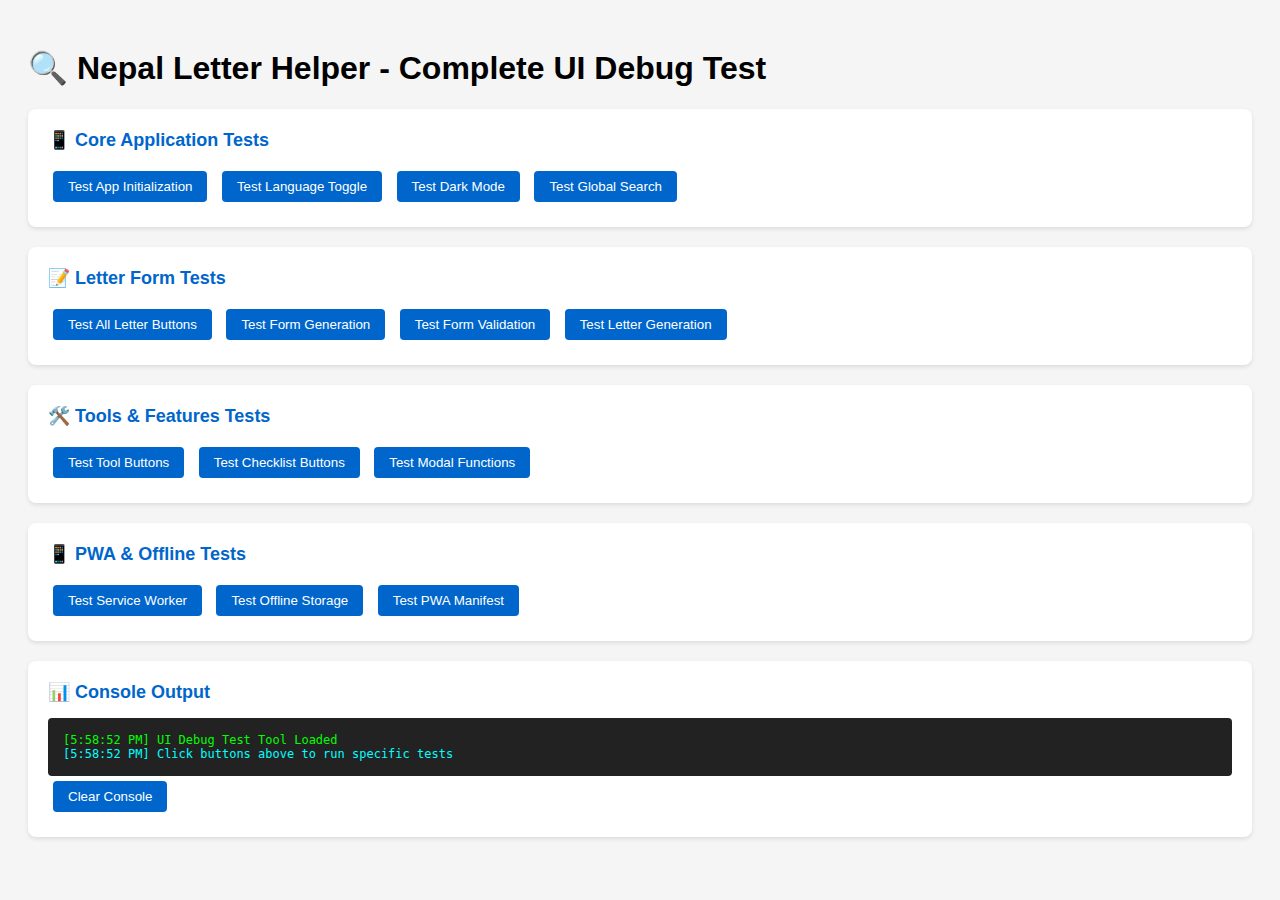
<file: ui-test-debug.html>
<!DOCTYPE html>
<html lang="en">
<head>
    <meta charset="UTF-8">
    <meta name="viewport" content="width=device-width, initial-scale=1.0">
    <title>Nepal Letter Helper - UI Debug Test</title>
    <style>
        body { font-family: Arial, sans-serif; padding: 20px; background: #f5f5f5; }
        .test-section { background: white; margin: 20px 0; padding: 20px; border-radius: 8px; box-shadow: 0 2px 4px rgba(0,0,0,0.1); }
        .test-title { color: #0066cc; font-size: 18px; font-weight: bold; margin-bottom: 15px; }
        .test-item { margin: 10px 0; padding: 10px; border: 1px solid #ddd; border-radius: 4px; }
        .status-pass { background: #d4edda; border-color: #c3e6cb; color: #155724; }
        .status-fail { background: #f8d7da; border-color: #f5c6cb; color: #721c24; }
        .status-warning { background: #fff3cd; border-color: #ffeaa7; color: #856404; }
        button { padding: 8px 15px; margin: 5px; border: none; border-radius: 4px; cursor: pointer; }
        .btn-test { background: #0066cc; color: white; }
        .btn-test:hover { background: #0052a3; }
        .console-output { background: #222; color: #0f0; padding: 15px; border-radius: 4px; font-family: monospace; font-size: 12px; max-height: 200px; overflow-y: auto; }
    </style>
</head>
<body>
    <h1>🔍 Nepal Letter Helper - Complete UI Debug Test</h1>
    
    <div class="test-section">
        <div class="test-title">📱 Core Application Tests</div>
        <button class="btn-test" onclick="testAppInitialization()">Test App Initialization</button>
        <button class="btn-test" onclick="testLanguageToggle()">Test Language Toggle</button>
        <button class="btn-test" onclick="testDarkMode()">Test Dark Mode</button>
        <button class="btn-test" onclick="testSearch()">Test Global Search</button>
        <div id="coreTests"></div>
    </div>

    <div class="test-section">
        <div class="test-title">📝 Letter Form Tests</div>
        <button class="btn-test" onclick="testLetterButtons()">Test All Letter Buttons</button>
        <button class="btn-test" onclick="testFormGeneration()">Test Form Generation</button>
        <button class="btn-test" onclick="testFormValidation()">Test Form Validation</button>
        <button class="btn-test" onclick="testLetterGeneration()">Test Letter Generation</button>
        <div id="letterTests"></div>
    </div>

    <div class="test-section">
        <div class="test-title">🛠️ Tools & Features Tests</div>
        <button class="btn-test" onclick="testToolButtons()">Test Tool Buttons</button>
        <button class="btn-test" onclick="testChecklistButtons()">Test Checklist Buttons</button>
        <button class="btn-test" onclick="testModalFunctions()">Test Modal Functions</button>
        <div id="toolTests"></div>
    </div>

    <div class="test-section">
        <div class="test-title">📱 PWA & Offline Tests</div>
        <button class="btn-test" onclick="testServiceWorker()">Test Service Worker</button>
        <button class="btn-test" onclick="testOfflineStorage()">Test Offline Storage</button>
        <button class="btn-test" onclick="testPWAManifest()">Test PWA Manifest</button>
        <div id="pwaTests"></div>
    </div>

    <div class="test-section">
        <div class="test-title">📊 Console Output</div>
        <div id="consoleOutput" class="console-output"></div>
        <button class="btn-test" onclick="clearConsole()">Clear Console</button>
    </div>

    <script>
        let testResults = [];
        
        function log(message, type = 'info') {
            const timestamp = new Date().toLocaleTimeString();
            const console = document.getElementById('consoleOutput');
            const color = type === 'error' ? '#f00' : type === 'success' ? '#0f0' : type === 'warning' ? '#ff0' : '#0ff';
            console.innerHTML += `<div style="color: ${color}">[${timestamp}] ${message}</div>`;
            console.scrollTop = console.scrollHeight;
        }

        function addTestResult(section, test, status, message) {
            const container = document.getElementById(section);
            const statusClass = status === 'pass' ? 'status-pass' : status === 'fail' ? 'status-fail' : 'status-warning';
            const statusIcon = status === 'pass' ? '✅' : status === 'fail' ? '❌' : '⚠️';
            
            container.innerHTML += `
                <div class="test-item ${statusClass}">
                    ${statusIcon} <strong>${test}:</strong> ${message}
                </div>
            `;
            
            log(`${test}: ${message}`, status === 'pass' ? 'success' : status === 'fail' ? 'error' : 'warning');
        }

        function clearConsole() {
            document.getElementById('consoleOutput').innerHTML = '';
        }

        // Test App Initialization
        function testAppInitialization() {
            document.getElementById('coreTests').innerHTML = '';
            log('Starting App Initialization Tests...', 'info');
            
            try {
                // Test if app object exists
                if (typeof window.app !== 'undefined') {
                    addTestResult('coreTests', 'App Object', 'pass', 'App object is available globally');
                } else {
                    addTestResult('coreTests', 'App Object', 'fail', 'App object not found - script.js may not be loaded');
                    return;
                }

                // Test essential DOM elements
                const essentialElements = [
                    'langToggle', 'darkToggle', 'globalSearch', 'modal'
                ];
                
                essentialElements.forEach(id => {
                    const element = document.getElementById(id);
                    if (element) {
                        addTestResult('coreTests', `Element: ${id}`, 'pass', 'Element found in DOM');
                    } else {
                        addTestResult('coreTests', `Element: ${id}`, 'fail', 'Element missing from DOM');
                    }
                });

                // Test if event listeners are attached
                const langToggle = document.getElementById('langToggle');
                if (langToggle && langToggle.onclick) {
                    addTestResult('coreTests', 'Event Listeners', 'pass', 'Event listeners appear to be attached');
                } else {
                    addTestResult('coreTests', 'Event Listeners', 'warning', 'Event listeners may not be properly attached');
                }

            } catch (error) {
                addTestResult('coreTests', 'Initialization', 'fail', `Error: ${error.message}`);
            }
        }

        // Test Language Toggle
        function testLanguageToggle() {
            log('Testing Language Toggle...', 'info');
            
            try {
                const langToggle = document.getElementById('langToggle');
                if (langToggle) {
                    const originalText = langToggle.textContent;
                    
                    // Simulate click
                    langToggle.click();
                    
                    setTimeout(() => {
                        const newText = langToggle.textContent;
                        if (newText !== originalText) {
                            addTestResult('coreTests', 'Language Toggle', 'pass', `Language changed from "${originalText}" to "${newText}"`);
                        } else {
                            addTestResult('coreTests', 'Language Toggle', 'warning', 'Language toggle clicked but text did not change');
                        }
                    }, 100);
                } else {
                    addTestResult('coreTests', 'Language Toggle', 'fail', 'Language toggle button not found');
                }
            } catch (error) {
                addTestResult('coreTests', 'Language Toggle', 'fail', `Error: ${error.message}`);
            }
        }

        // Test Dark Mode
        function testDarkMode() {
            log('Testing Dark Mode Toggle...', 'info');
            
            try {
                const darkToggle = document.getElementById('darkToggle');
                if (darkToggle) {
                    const originalClass = document.body.className;
                    
                    // Simulate click
                    darkToggle.click();
                    
                    setTimeout(() => {
                        const newClass = document.body.className;
                        if (newClass !== originalClass) {
                            addTestResult('coreTests', 'Dark Mode', 'pass', `Body class changed from "${originalClass}" to "${newClass}"`);
                        } else {
                            addTestResult('coreTests', 'Dark Mode', 'warning', 'Dark mode toggle clicked but body class did not change');
                        }
                    }, 100);
                } else {
                    addTestResult('coreTests', 'Dark Mode', 'fail', 'Dark mode toggle button not found');
                }
            } catch (error) {
                addTestResult('coreTests', 'Dark Mode', 'fail', `Error: ${error.message}`);
            }
        }

        // Test Global Search
        function testSearch() {
            log('Testing Global Search...', 'info');
            
            try {
                const searchInput = document.getElementById('globalSearch');
                const searchBtn = document.querySelector('.search-btn');
                
                if (searchInput && searchBtn) {
                    // Test search input
                    searchInput.value = 'निवेदन';
                    searchBtn.click();
                    
                    setTimeout(() => {
                        const results = document.getElementById('searchResults');
                        if (results && results.innerHTML.trim() !== '') {
                            addTestResult('coreTests', 'Global Search', 'pass', 'Search executed and results displayed');
                        } else {
                            addTestResult('coreTests', 'Global Search', 'warning', 'Search executed but no results displayed');
                        }
                    }, 200);
                } else {
                    addTestResult('coreTests', 'Global Search', 'fail', 'Search input or button not found');
                }
            } catch (error) {
                addTestResult('coreTests', 'Global Search', 'fail', `Error: ${error.message}`);
            }
        }

        // Test Letter Buttons
        function testLetterButtons() {
            document.getElementById('letterTests').innerHTML = '';
            log('Testing Letter Buttons...', 'info');
            
            try {
                const letterLinks = document.querySelectorAll('[data-letter-type]');
                
                if (letterLinks.length > 0) {
                    addTestResult('letterTests', 'Letter Links Found', 'pass', `Found ${letterLinks.length} letter links`);
                    
                    // Test first few letter links
                    const testLinks = Array.from(letterLinks).slice(0, 5);
                    let workingLinks = 0;
                    
                    testLinks.forEach((link, index) => {
                        const letterType = link.getAttribute('data-letter-type');
                        
                        try {
                            // Simulate click
                            link.click();
                            workingLinks++;
                            addTestResult('letterTests', `Letter: ${letterType}`, 'pass', 'Link clicked successfully');
                        } catch (error) {
                            addTestResult('letterTests', `Letter: ${letterType}`, 'fail', `Click failed: ${error.message}`);
                        }
                    });
                    
                    if (workingLinks === testLinks.length) {
                        addTestResult('letterTests', 'Letter Links Functionality', 'pass', `All ${workingLinks} tested links working`);
                    } else {
                        addTestResult('letterTests', 'Letter Links Functionality', 'warning', `${workingLinks}/${testLinks.length} links working`);
                    }
                } else {
                    addTestResult('letterTests', 'Letter Links', 'fail', 'No letter links found in DOM');
                }
            } catch (error) {
                addTestResult('letterTests', 'Letter Buttons', 'fail', `Error: ${error.message}`);
            }
        }

        // Test Form Generation
        function testFormGeneration() {
            log('Testing Form Generation...', 'info');
            
            try {
                if (typeof window.app !== 'undefined' && typeof window.app.openLetterForm === 'function') {
                    // Test opening a form
                    window.app.openLetterForm('nibedan_patra');
                    
                    setTimeout(() => {
                        const modal = document.getElementById('modal');
                        const form = document.querySelector('.letter-form');
                        
                        if (modal && modal.style.display !== 'none') {
                            addTestResult('letterTests', 'Modal Opening', 'pass', 'Modal opened successfully');
                        } else {
                            addTestResult('letterTests', 'Modal Opening', 'fail', 'Modal did not open');
                        }
                        
                        if (form) {
                            addTestResult('letterTests', 'Form Generation', 'pass', 'Letter form generated successfully');
                            
                            // Test form fields
                            const inputs = form.querySelectorAll('input, textarea, select');
                            addTestResult('letterTests', 'Form Fields', 'pass', `Form contains ${inputs.length} input fields`);
                        } else {
                            addTestResult('letterTests', 'Form Generation', 'fail', 'Letter form not generated');
                        }
                    }, 500);
                } else {
                    addTestResult('letterTests', 'Form Generation', 'fail', 'openLetterForm function not available');
                }
            } catch (error) {
                addTestResult('letterTests', 'Form Generation', 'fail', `Error: ${error.message}`);
            }
        }

        // Test Form Validation
        function testFormValidation() {
            log('Testing Form Validation...', 'info');
            
            try {
                const form = document.querySelector('.letter-form');
                if (form) {
                    const requiredFields = form.querySelectorAll('[required]');
                    
                    if (requiredFields.length > 0) {
                        addTestResult('letterTests', 'Required Fields', 'pass', `Found ${requiredFields.length} required fields`);
                        
                        // Test validation by trying to submit empty form
                        const submitBtn = form.querySelector('button[onclick*="handleGenerateLetter"]');
                        if (submitBtn) {
                            submitBtn.click();
                            addTestResult('letterTests', 'Form Validation', 'pass', 'Form validation triggered');
                        } else {
                            addTestResult('letterTests', 'Form Validation', 'warning', 'Submit button not found');
                        }
                    } else {
                        addTestResult('letterTests', 'Required Fields', 'warning', 'No required fields found');
                    }
                } else {
                    addTestResult('letterTests', 'Form Validation', 'warning', 'No form available for testing (open a letter form first)');
                }
            } catch (error) {
                addTestResult('letterTests', 'Form Validation', 'fail', `Error: ${error.message}`);
            }
        }

        // Test Letter Generation
        function testLetterGeneration() {
            log('Testing Letter Generation...', 'info');
            
            try {
                if (typeof window.app !== 'undefined' && typeof window.app.handleGenerateLetter === 'function') {
                    addTestResult('letterTests', 'Letter Generation Function', 'pass', 'handleGenerateLetter function available');
                } else {
                    addTestResult('letterTests', 'Letter Generation Function', 'fail', 'handleGenerateLetter function not available');
                }
            } catch (error) {
                addTestResult('letterTests', 'Letter Generation', 'fail', `Error: ${error.message}`);
            }
        }

        // Test Tool Buttons
        function testToolButtons() {
            document.getElementById('toolTests').innerHTML = '';
            log('Testing Tool Buttons...', 'info');
            
            try {
                const toolLinks = document.querySelectorAll('[data-tool-type]');
                
                if (toolLinks.length > 0) {
                    addTestResult('toolTests', 'Tool Links Found', 'pass', `Found ${toolLinks.length} tool links`);
                    
                    toolLinks.forEach(link => {
                        const toolType = link.getAttribute('data-tool-type');
                        addTestResult('toolTests', `Tool: ${toolType}`, 'pass', 'Tool link found');
                    });
                } else {
                    addTestResult('toolTests', 'Tool Links', 'fail', 'No tool links found in DOM');
                }
            } catch (error) {
                addTestResult('toolTests', 'Tool Buttons', 'fail', `Error: ${error.message}`);
            }
        }

        // Test Checklist Buttons
        function testChecklistButtons() {
            log('Testing Checklist Buttons...', 'info');
            
            try {
                const checklistLinks = document.querySelectorAll('[data-checklist-type]');
                
                if (checklistLinks.length > 0) {
                    addTestResult('toolTests', 'Checklist Links Found', 'pass', `Found ${checklistLinks.length} checklist links`);
                } else {
                    addTestResult('toolTests', 'Checklist Links', 'fail', 'No checklist links found in DOM');
                }
            } catch (error) {
                addTestResult('toolTests', 'Checklist Buttons', 'fail', `Error: ${error.message}`);
            }
        }

        // Test Modal Functions
        function testModalFunctions() {
            log('Testing Modal Functions...', 'info');
            
            try {
                if (typeof window.app !== 'undefined') {
                    const hasOpenModal = typeof window.app.openModal === 'function';
                    const hasCloseModal = typeof window.app.closeModal === 'function';
                    
                    if (hasOpenModal && hasCloseModal) {
                        addTestResult('toolTests', 'Modal Functions', 'pass', 'openModal and closeModal functions available');
                        
                        // Test modal functionality
                        window.app.openModal('Test Modal', '<p>This is a test modal</p>');
                        
                        setTimeout(() => {
                            const modal = document.getElementById('modal');
                            if (modal && modal.style.display !== 'none') {
                                addTestResult('toolTests', 'Modal Display', 'pass', 'Modal displayed successfully');
                                
                                // Close modal
                                window.app.closeModal();
                                
                                setTimeout(() => {
                                    if (modal.style.display === 'none') {
                                        addTestResult('toolTests', 'Modal Close', 'pass', 'Modal closed successfully');
                                    } else {
                                        addTestResult('toolTests', 'Modal Close', 'warning', 'Modal may not have closed properly');
                                    }
                                }, 100);
                            } else {
                                addTestResult('toolTests', 'Modal Display', 'fail', 'Modal did not display');
                            }
                        }, 100);
                    } else {
                        addTestResult('toolTests', 'Modal Functions', 'fail', 'Modal functions not available');
                    }
                } else {
                    addTestResult('toolTests', 'Modal Functions', 'fail', 'App object not available');
                }
            } catch (error) {
                addTestResult('toolTests', 'Modal Functions', 'fail', `Error: ${error.message}`);
            }
        }

        // Test Service Worker
        function testServiceWorker() {
            document.getElementById('pwaTests').innerHTML = '';
            log('Testing Service Worker...', 'info');
            
            try {
                if ('serviceWorker' in navigator) {
                    addTestResult('pwaTests', 'Service Worker Support', 'pass', 'Service Worker API supported');
                    
                    navigator.serviceWorker.getRegistrations().then(registrations => {
                        if (registrations.length > 0) {
                            addTestResult('pwaTests', 'Service Worker Registration', 'pass', `${registrations.length} service worker(s) registered`);
                        } else {
                            addTestResult('pwaTests', 'Service Worker Registration', 'warning', 'No service workers registered');
                        }
                    });
                } else {
                    addTestResult('pwaTests', 'Service Worker Support', 'fail', 'Service Worker API not supported');
                }
            } catch (error) {
                addTestResult('pwaTests', 'Service Worker', 'fail', `Error: ${error.message}`);
            }
        }

        // Test Offline Storage
        function testOfflineStorage() {
            log('Testing Offline Storage...', 'info');
            
            try {
                if ('indexedDB' in window) {
                    addTestResult('pwaTests', 'IndexedDB Support', 'pass', 'IndexedDB supported for offline storage');
                } else {
                    addTestResult('pwaTests', 'IndexedDB Support', 'fail', 'IndexedDB not supported');
                }
                
                if ('localStorage' in window) {
                    addTestResult('pwaTests', 'LocalStorage Support', 'pass', 'LocalStorage supported');
                } else {
                    addTestResult('pwaTests', 'LocalStorage Support', 'fail', 'LocalStorage not supported');
                }
            } catch (error) {
                addTestResult('pwaTests', 'Offline Storage', 'fail', `Error: ${error.message}`);
            }
        }

        // Test PWA Manifest
        function testPWAManifest() {
            log('Testing PWA Manifest...', 'info');
            
            try {
                const manifestLink = document.querySelector('link[rel="manifest"]');
                if (manifestLink) {
                    addTestResult('pwaTests', 'Manifest Link', 'pass', `Manifest linked: ${manifestLink.href}`);
                    
                    // Try to fetch manifest
                    fetch(manifestLink.href)
                        .then(response => response.json())
                        .then(manifest => {
                            addTestResult('pwaTests', 'Manifest Content', 'pass', `Manifest loaded: ${manifest.name}`);
                        })
                        .catch(error => {
                            addTestResult('pwaTests', 'Manifest Content', 'fail', `Failed to load manifest: ${error.message}`);
                        });
                } else {
                    addTestResult('pwaTests', 'Manifest Link', 'fail', 'No manifest link found');
                }
            } catch (error) {
                addTestResult('pwaTests', 'PWA Manifest', 'fail', `Error: ${error.message}`);
            }
        }

        // Auto-run basic tests on load
        window.addEventListener('load', () => {
            log('UI Debug Test Tool Loaded', 'success');
            log('Click buttons above to run specific tests', 'info');
        });
    </script>
</body>
</html>
</file>
<file: styles.css>
/* Nepal Letter Helper - Ultra Simple CSS */

* {
    margin: 0;
    padding: 0;
    box-sizing: border-box;
}

body {
    font-family: Arial, sans-serif;
    font-size: 16px;
    line-height: 1.5;
    color: #333;
    background: #fff;
    margin: 0;
    padding: 0 20px;
}

/* Dark mode */
body.dark {
    background: #222;
    color: #fff;
}

/* Header */
.header {
    display: flex;
    justify-content: space-between;
    align-items: center;
    padding: 20px 0;
    border-bottom: 2px solid #0066cc;
    margin-bottom: 30px;
}

.logo {
    display: flex;
    align-items: center;
    gap: 15px;
}

.logo-icon {
    width: 50px;
    height: 50px;
    background: #0066cc;
    color: white;
    display: flex;
    align-items: center;
    justify-content: center;
    font-weight: bold;
    font-size: 18px;
}

.logo-text h1 {
    font-size: 24px;
    margin-bottom: 5px;
}

.logo-text p {
    font-size: 14px;
    color: #666;
}

.header-buttons {
    display: flex;
    gap: 10px;
}

/* Buttons */
.btn {
    padding: 10px 20px;
    border: 1px solid #ddd;
    background: #f5f5f5;
    cursor: pointer;
    font-size: 14px;
}

.btn:hover {
    background: #e5e5e5;
}

.btn-primary {
    background: #0066cc;
    color: white;
    border-color: #0066cc;
}

.btn-primary:hover {
    background: #0052a3;
}

/* Warning */
.warning {
    background: #fff3cd;
    border: 1px solid #ffeaa7;
    padding: 15px;
    margin-bottom: 30px;
}

.warning h2 {
    font-size: 16px;
    margin-bottom: 10px;
    color: #856404;
}

.warning p {
    font-size: 14px;
    color: #856404;
    margin: 0;
}

/* Main sections */
.section {
    margin-bottom: 40px;
    border: 1px solid #ddd;
    padding: 20px;
}

.section h2 {
    font-size: 22px;
    margin-bottom: 10px;
    color: #333;
}

.section p {
    color: #666;
    margin-bottom: 20px;
}

.section h3 {
    font-size: 18px;
    margin-bottom: 15px;
    color: #333;
}

/* Grid */
.grid {
    display: grid;
    grid-template-columns: repeat(auto-fit, minmax(300px, 1fr));
    gap: 20px;
}

/* Service list */
.service-list {
    list-style: none;
}

.service-item {
    border-bottom: 1px solid #eee;
    padding: 15px 0;
}

.service-item:last-child {
    border-bottom: none;
}

.service-link {
    display: block;
    color: #0066cc;
    text-decoration: none;
    font-size: 16px;
    font-weight: bold;
    padding: 10px;
    border-left: 3px solid transparent;
}

.service-link:hover {
    background: #f5f5f5;
    border-left-color: #0066cc;
    text-decoration: underline;
}

.service-description {
    font-size: 14px;
    color: #666;
    margin-top: 5px;
    font-weight: normal;
}

/* Modal */
.modal {
    position: fixed;
    top: 0;
    left: 0;
    width: 100%;
    height: 100%;
    background: rgba(0, 0, 0, 0.5);
    display: none;
    align-items: center;
    justify-content: center;
    padding: 20px;
}

.modal.active {
    display: flex;
}

.modal-content {
    background: white;
    border: 2px solid #333;
    width: 100%;
    max-width: 600px;
    max-height: 80vh;
    overflow-y: auto;
}

.modal-header {
    background: #0066cc;
    color: white;
    padding: 15px 20px;
    display: flex;
    justify-content: space-between;
    align-items: center;
}

.modal-title {
    font-size: 18px;
    margin: 0;
}

.modal-close {
    background: none;
    border: 1px solid white;
    color: white;
    font-size: 20px;
    width: 30px;
    height: 30px;
    cursor: pointer;
}

.modal-close:hover {
    background: white;
    color: #0066cc;
}

.modal-body {
    padding: 20px;
}

/* Forms */
.form-group {
    margin-bottom: 20px;
}

.form-label {
    display: block;
    font-weight: bold;
    margin-bottom: 5px;
}

.form-input,
.form-textarea,
.form-select {
    width: 100%;
    padding: 10px;
    border: 1px solid #ddd;
    font-size: 16px;
}

.form-input:focus,
.form-textarea:focus,
.form-select:focus {
    outline: 2px solid #0066cc;
    border-color: #0066cc;
}

.form-input:invalid,
.form-textarea:invalid,
.form-select:invalid {
    border-color: #d4351c;
}

.form-input:valid,
.form-textarea:valid,
.form-select:valid {
    border-color: #00703c;
}

.form-textarea {
    min-height: 100px;
    resize: vertical;
}

/* Checkboxes */
.checkbox-item {
    display: flex;
    align-items: flex-start;
    gap: 10px;
    padding: 10px;
    margin-bottom: 5px;
    background: #f9f9f9;
}

.checkbox-item input {
    margin-top: 3px;
}

/* Footer */
.footer {
    border-top: 1px solid #ddd;
    padding-top: 30px;
    margin-top: 50px;
    text-align: center;
    color: #666;
    font-size: 14px;
}

.footer-links {
    margin-bottom: 20px;
}

.footer-links a {
    color: #0066cc;
    text-decoration: none;
    margin: 0 15px;
}

.footer-links a:hover {
    text-decoration: underline;
}

/* Search Section */
.search-section {
    margin-bottom: 30px;
    padding: 20px 0;
    background: #f8f9fa;
    border-radius: 8px;
}

.search-container {
    display: flex;
    max-width: 600px;
    margin: 0 auto;
    gap: 10px;
}

.search-input {
    flex: 1;
    padding: 12px 16px;
    border: 2px solid #0066cc;
    border-radius: 6px;
    font-size: 16px;
    outline: none;
}

.search-input:focus {
    border-color: #0052a3;
    box-shadow: 0 0 0 3px rgba(0, 102, 204, 0.1);
}

.search-btn {
    padding: 12px 20px;
    background: #0066cc;
    color: white;
    border: none;
    border-radius: 6px;
    cursor: pointer;
    font-size: 16px;
}

.search-btn:hover {
    background: #0052a3;
}

.search-results {
    margin-top: 15px;
    max-width: 600px;
    margin-left: auto;
    margin-right: auto;
}

.search-result-item {
    background: white;
    border: 1px solid #ddd;
    border-radius: 6px;
    padding: 15px;
    margin-bottom: 10px;
    cursor: pointer;
}

.search-result-item:hover {
    background: #f0f8ff;
    border-color: #0066cc;
}

/* Process Guide */
.process-guide {
    margin-bottom: 40px;
    padding: 30px 20px;
    background: linear-gradient(135deg, #f0f8ff 0%, #e6f3ff 100%);
    border-radius: 12px;
    border: 1px solid #0066cc;
}

.process-guide h2 {
    text-align: center;
    margin-bottom: 30px;
    color: #0066cc;
    font-size: 24px;
}

.steps-container {
    display: grid;
    grid-template-columns: repeat(auto-fit, minmax(250px, 1fr));
    gap: 20px;
    max-width: 900px;
    margin: 0 auto;
}

.step {
    display: flex;
    align-items: flex-start;
    gap: 15px;
    background: white;
    padding: 20px;
    border-radius: 8px;
    box-shadow: 0 2px 8px rgba(0, 0, 0, 0.1);
}

.step-number {
    background: #0066cc;
    color: white;
    width: 40px;
    height: 40px;
    border-radius: 50%;
    display: flex;
    align-items: center;
    justify-content: center;
    font-weight: bold;
    font-size: 18px;
    flex-shrink: 0;
}

.step-content h3 {
    margin-bottom: 8px;
    color: #333;
    font-size: 16px;
}

.step-content p {
    color: #666;
    font-size: 14px;
    margin: 0;
}

/* Trust Indicators */
.letter-header {
    display: flex;
    flex-direction: column;
    gap: 8px;
}

.letter-title {
    font-weight: bold;
    font-size: 16px;
}

.trust-indicators {
    display: flex;
    gap: 8px;
    flex-wrap: wrap;
}

.trust-badge {
    background: #00703c;
    color: white;
    padding: 2px 8px;
    border-radius: 12px;
    font-size: 11px;
    font-weight: 500;
}

/* Mobile Sticky Button */
.mobile-sticky-btn {
    position: fixed;
    bottom: 20px;
    right: 20px;
    z-index: 1000;
    display: none;
}

.sticky-create-btn {
    background: #0066cc;
    color: white;
    border: none;
    padding: 15px 25px;
    border-radius: 50px;
    font-size: 16px;
    font-weight: bold;
    cursor: pointer;
    box-shadow: 0 4px 12px rgba(0, 102, 204, 0.3);
    display: flex;
    align-items: center;
    gap: 10px;
}

.sticky-create-btn:hover {
    background: #0052a3;
    transform: translateY(-2px);
    box-shadow: 0 6px 16px rgba(0, 102, 204, 0.4);
}

/* Mobile Improvements */
@media (max-width: 768px) {
    .mobile-sticky-btn {
        display: block;
    }
    
    .steps-container {
        grid-template-columns: 1fr;
    }
    
    .search-container {
        flex-direction: column;
    }
    
    .search-btn {
        align-self: stretch;
    }
    
    /* Accordion for mobile */
    .section {
        margin-bottom: 20px;
    }
    
    .section h3 {
        cursor: pointer;
        padding: 15px;
        background: #f8f9fa;
        border-radius: 6px;
        margin-bottom: 10px;
        position: relative;
    }
    
    .section h3:after {
        content: '▼';
        position: absolute;
        right: 15px;
        transition: transform 0.3s;
    }
    
    .section h3.collapsed:after {
        transform: rotate(-90deg);
    }
    
    .service-list {
        display: none;
    }
    
    .service-list.expanded {
        display: block;
    }
}
body.dark .section {
    border-color: #555;
    background: #333;
}

body.dark .section h2,
body.dark .section h3 {
    color: #fff;
}

body.dark .service-link {
    color: #66b3ff;
}

body.dark .service-link:hover {
    background: #444;
}

body.dark .modal-content {
    background: #333;
    color: #fff;
    border-color: #666;
}

body.dark .form-input,
body.dark .form-textarea,
body.dark .form-select {
    background: #444;
    border-color: #666;
    color: #fff;
}

body.dark .checkbox-item {
    background: #444;
}

body.dark .footer {
    border-top-color: #555;
}

/* Mobile */
@media (max-width: 768px) {
    body {
        padding: 0 15px;
    }
    
    .header {
        flex-direction: column;
        gap: 15px;
        text-align: center;
    }
    
    .grid {
        grid-template-columns: 1fr;
    }
    
    .modal-content {
        margin: 10px;
        max-width: calc(100% - 20px);
    }
}

/* Print */
@media print {
    .header,
    .footer,
    .btn,
    .modal {
        display: none !important;
    }
    
    body {
        background: white !important;
        color: black !important;
        max-width: none;
        margin: 0;
        padding: 1cm;
    }
    
    .section {
        border: 1px solid black;
        break-inside: avoid;
    }
}

/* Government Form Styling */
.government-form-container {
    max-width: 800px;
    margin: 0 auto;
}

.required-docs-section {
    background: #fff3cd;
    border: 1px solid #ffeaa7;
    border-radius: 6px;
    padding: 15px;
    margin-bottom: 20px;
}

.required-docs-section h4 {
    color: #856404;
    margin-bottom: 10px;
    font-size: 16px;
}

.docs-list {
    margin: 0;
    padding-left: 20px;
    color: #856404;
}

.docs-list li {
    margin-bottom: 5px;
    font-size: 14px;
}

.government-form-group {
    margin-bottom: 20px;
    padding: 15px;
    border: 1px solid #e0e0e0;
    border-radius: 6px;
    background: #fafafa;
}

.government-label {
    font-weight: bold;
    color: #333;
    margin-bottom: 8px;
    display: block;
}

.government-textarea {
    min-height: 120px;
    font-family: 'Times New Roman', serif;
    line-height: 1.6;
}

.field-help {
    font-size: 12px;
    color: #666;
    margin: 5px 0;
    font-style: italic;
}

.form-actions {
    display: flex;
    gap: 15px;
    justify-content: center;
    margin-top: 30px;
    padding-top: 20px;
    border-top: 1px solid #ddd;
}

.live-preview-panel {
    margin-top: 30px;
    padding: 20px;
    border: 2px solid #0066cc;
    border-radius: 8px;
    background: #f8f9fa;
}

.live-preview-panel h4 {
    color: #0066cc;
    margin-bottom: 15px;
}

.preview-content {
    background: white;
    padding: 20px;
    border-radius: 6px;
    font-family: 'Times New Roman', serif;
    line-height: 1.6;
    min-height: 200px;
}

/* Dark mode for government forms */
body.dark .government-form-group {
    background: #444;
    border-color: #666;
}

body.dark .government-label {
    color: #fff;
}

body.dark .required-docs-section {
    background: #5a5a2d;
    border-color: #7a7a3d;
}

body.dark .required-docs-section h4,
body.dark .docs-list {
    color: #fff3cd;
}

body.dark .live-preview-panel {
    background: #333;
    border-color: #66b3ff;
}

body.dark .preview-content {
    background: #222;
    color: #fff;
}
/* Expert Nepali Letter Styling */
.expert-nepali-letter {
    font-family: 'Kalimati', 'Devanagari Sangam MN', 'Noto Sans Devanagari', serif !important;
    line-height: 2.2 !important;
    font-size: 16px !important;
}

.government-header {
    background: linear-gradient(135deg, #f0f8ff 0%, #e6f3ff 100%);
    border-radius: 8px;
    margin-bottom: 25px !important;
}

.letter-content {
    font-family: 'Kalimati', 'Devanagari Sangam MN', serif !important;
    white-space: pre-line !important;
    text-align: left !important;
    padding: 20px;
    background: #fafafa;
    border-radius: 6px;
    border: 1px solid #ddd;
}

.expert-footer {
    background: #f8f9fa;
    border-radius: 6px;
    padding: 15px !important;
}

.expert-letter-actions {
    background: linear-gradient(135deg, #f0f8ff 0%, #e6f3ff 100%);
    border-radius: 8px;
    padding: 20px;
}

.expert-letter-actions .btn {
    font-weight: bold;
    padding: 12px 20px;
    border-radius: 6px;
    transition: all 0.3s ease;
}

.expert-letter-actions .btn:hover {
    transform: translateY(-2px);
    box-shadow: 0 4px 8px rgba(0, 0, 0, 0.2);
}

/* Dark mode for expert letters */
body.dark .expert-nepali-letter {
    background: #222 !important;
    color: #fff !important;
}

body.dark .government-header {
    background: linear-gradient(135deg, #2a2a3a 0%, #3a3a4a 100%);
}

body.dark .letter-content {
    background: #333;
    border-color: #555;
    color: #fff;
}

body.dark .expert-footer {
    background: #2a2a2a;
    color: #ccc;
}

body.dark .expert-letter-actions {
    background: linear-gradient(135deg, #2a2a3a 0%, #3a3a4a 100%);
}

/* Print styles for expert letters */
@media print {
    .expert-nepali-letter {
        font-size: 14px !important;
        line-height: 1.8 !important;
        margin: 0 !important;
        padding: 1cm !important;
    }
    
    .government-header {
        background: none !important;
        border-bottom: 2px solid #000 !important;
    }
    
    .letter-content {
        background: none !important;
        border: none !important;
        padding: 0 !important;
    }
    
    .expert-footer {
        background: none !important;
        border-top: 1px solid #000 !important;
        font-size: 10px !important;
    }
    
    .expert-letter-actions {
        display: none !important;
    }
}
</file>
